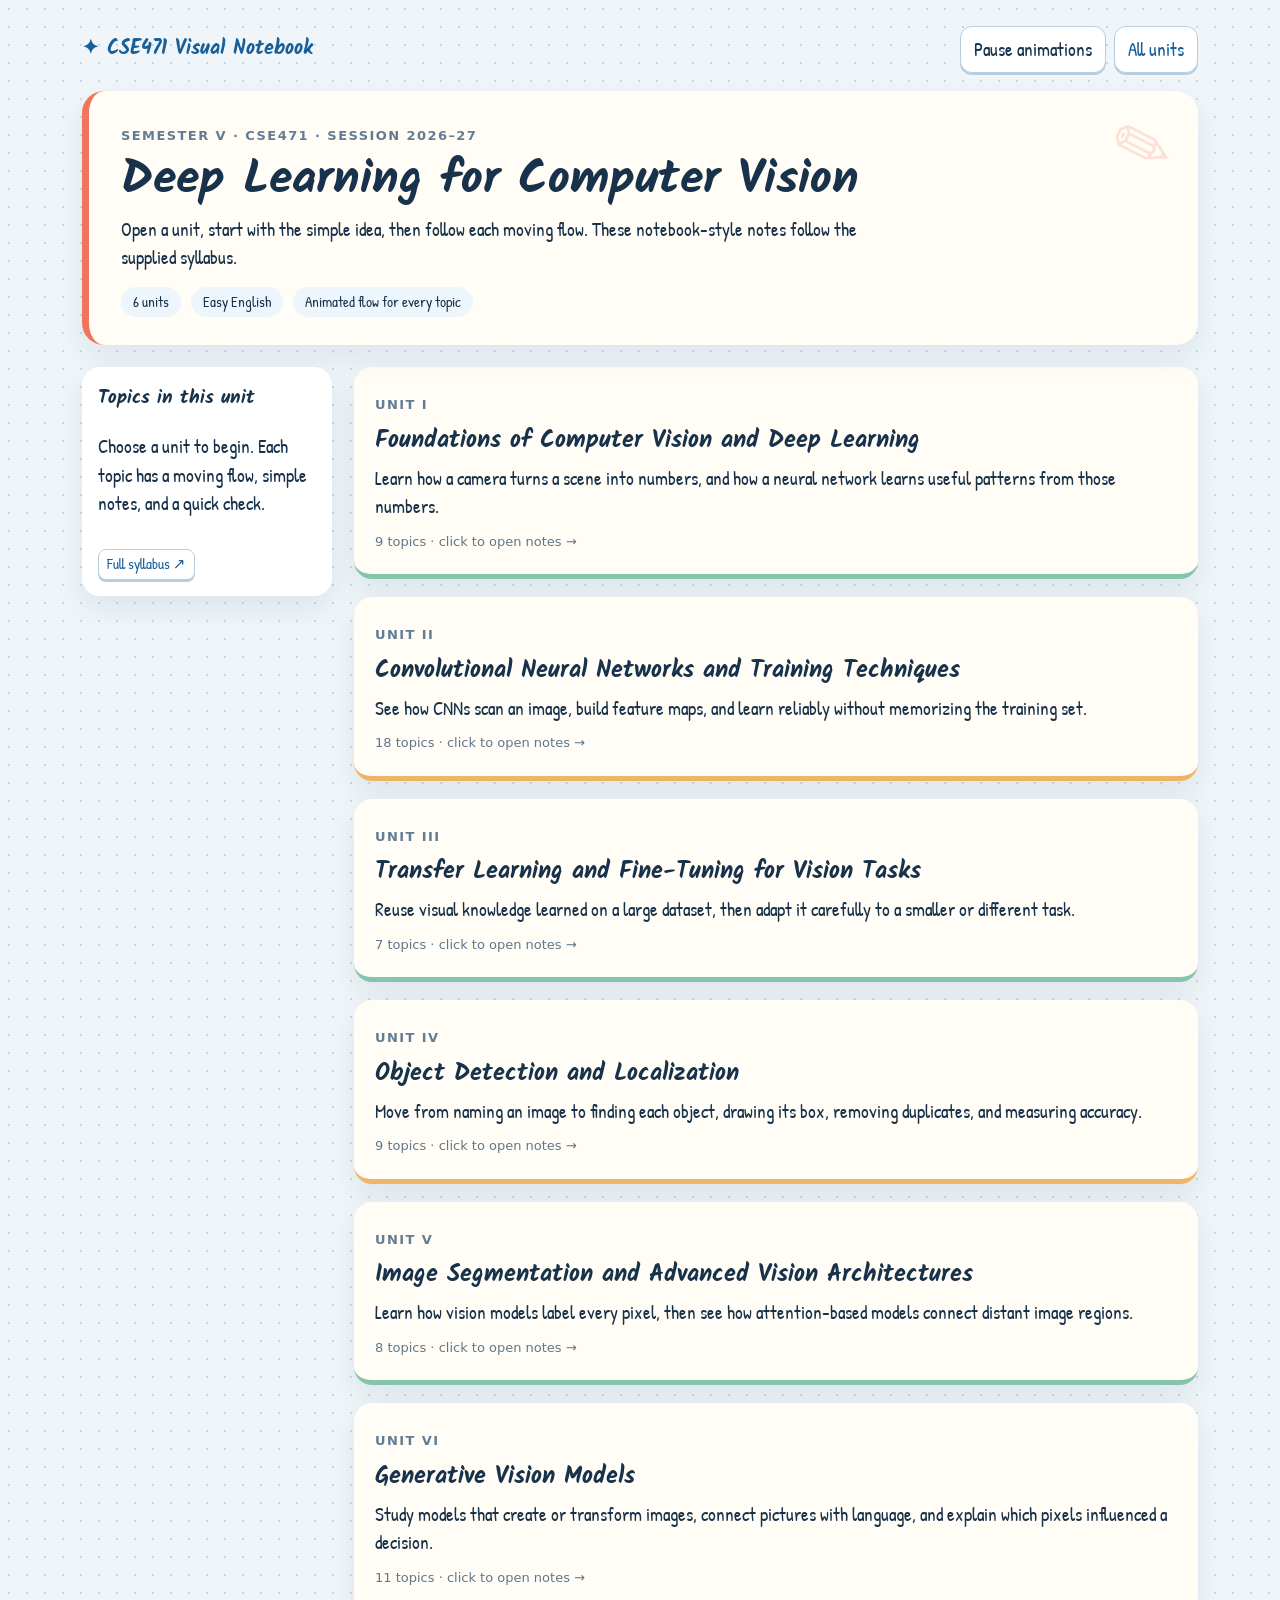
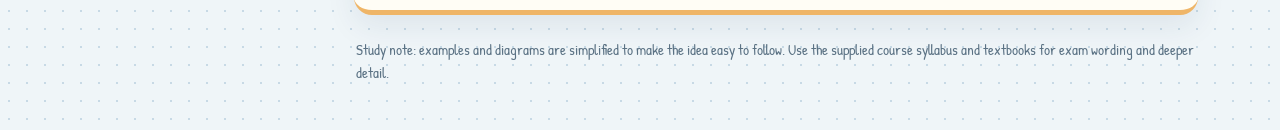
<file: 5th sem/computer vision cse471/index.html>
﻿<!doctype html>
<html lang="en">
<head>
<meta charset="utf-8"><meta name="viewport" content="width=device-width, initial-scale=1">
<meta name="theme-color" content="#eff5f8"><link rel="stylesheet" href="assets/notes.css">
</head>
<body >
<div class="wrap">
<header class="topbar"><a class="brand" href="index.html">✦ CSE471 Visual Notebook</a><div class="controls"><button class="btn" id="motionBtn" type="button">Pause animations</button><a class="btn" href="index.html">All units</a></div></header>
<section class="hero" id="hero"></section>
<div class="layout"><aside class="side"><h2>Topics in this unit</h2><nav id="topicNav"></nav><a class="unit-link" href="README.md">Full syllabus ↗</a></aside>
<main><section class="cards" id="cards"></section><p class="footer">Study note: examples and diagrams are simplified to make the idea easy to follow. Use the supplied course syllabus and textbooks for exam wording and deeper detail.</p></main></div>
</div><script src="assets/notes.js"></script>
</body></html>
</file>
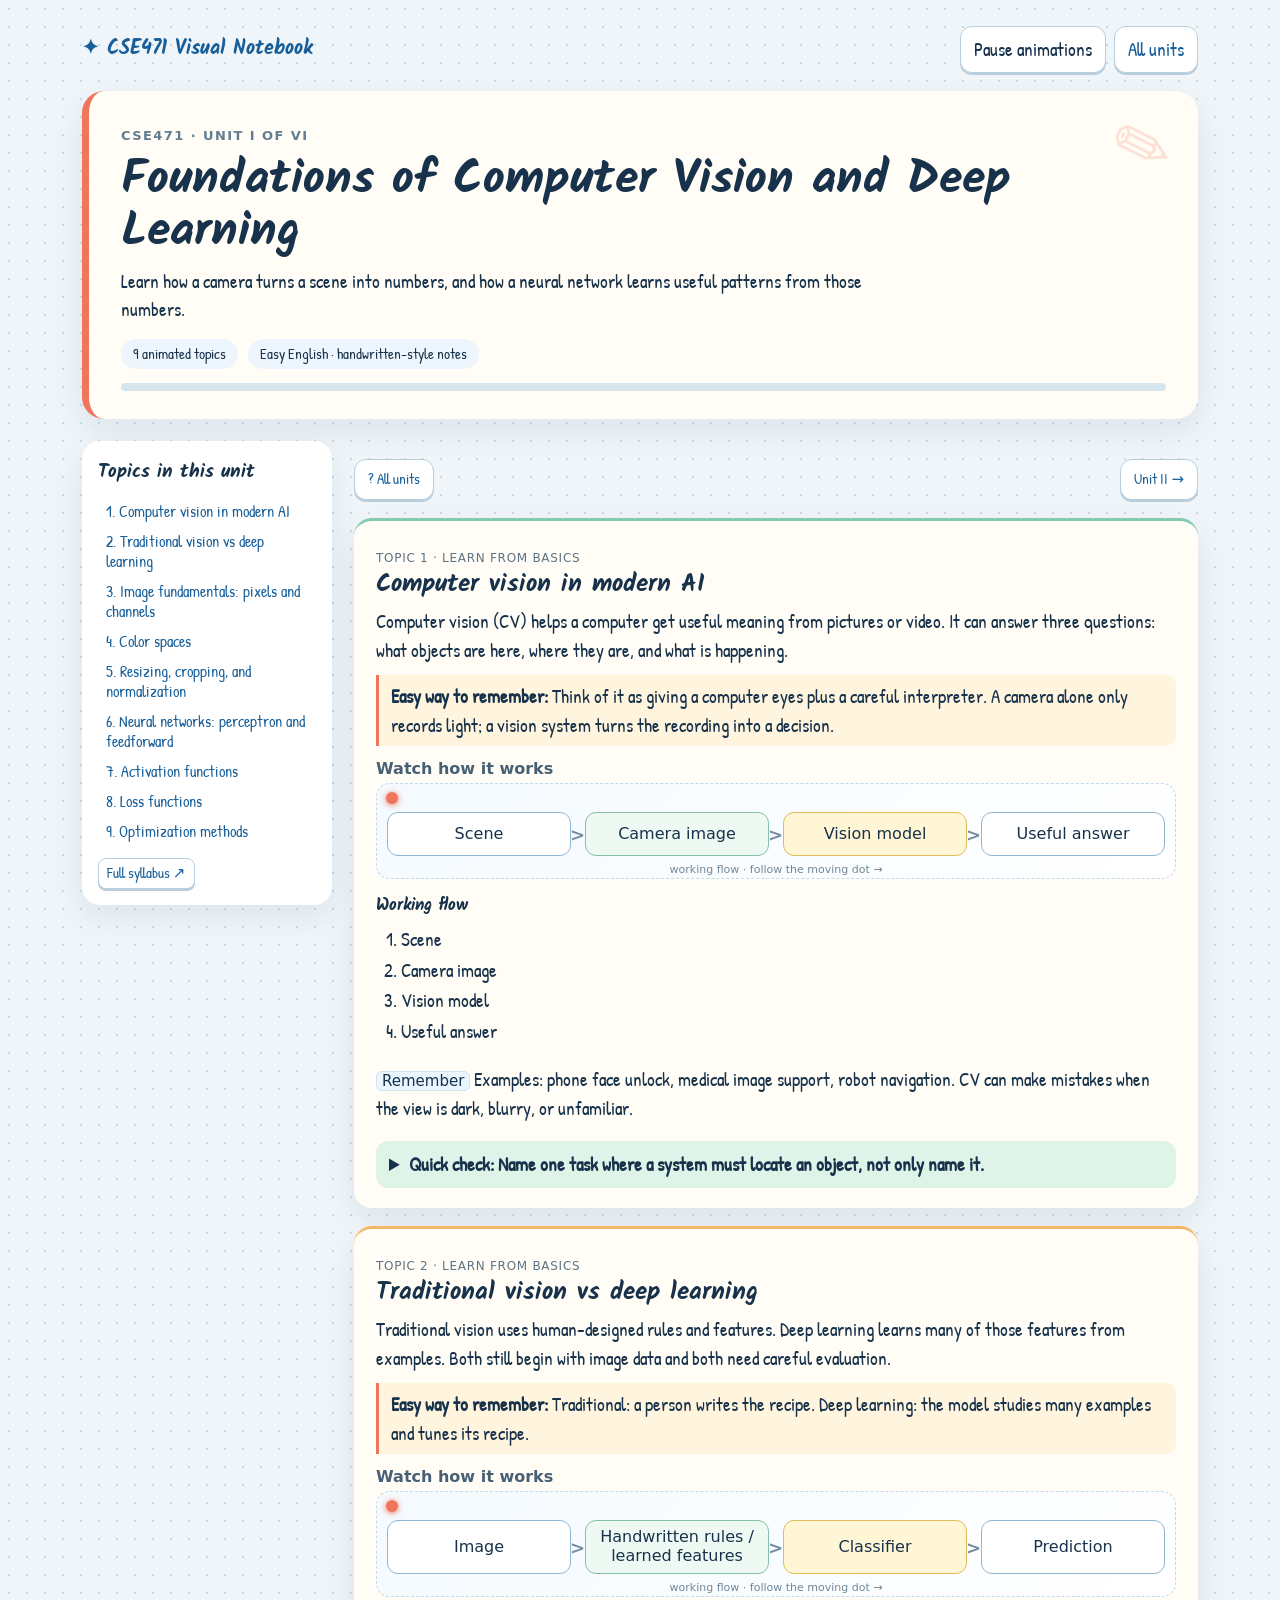
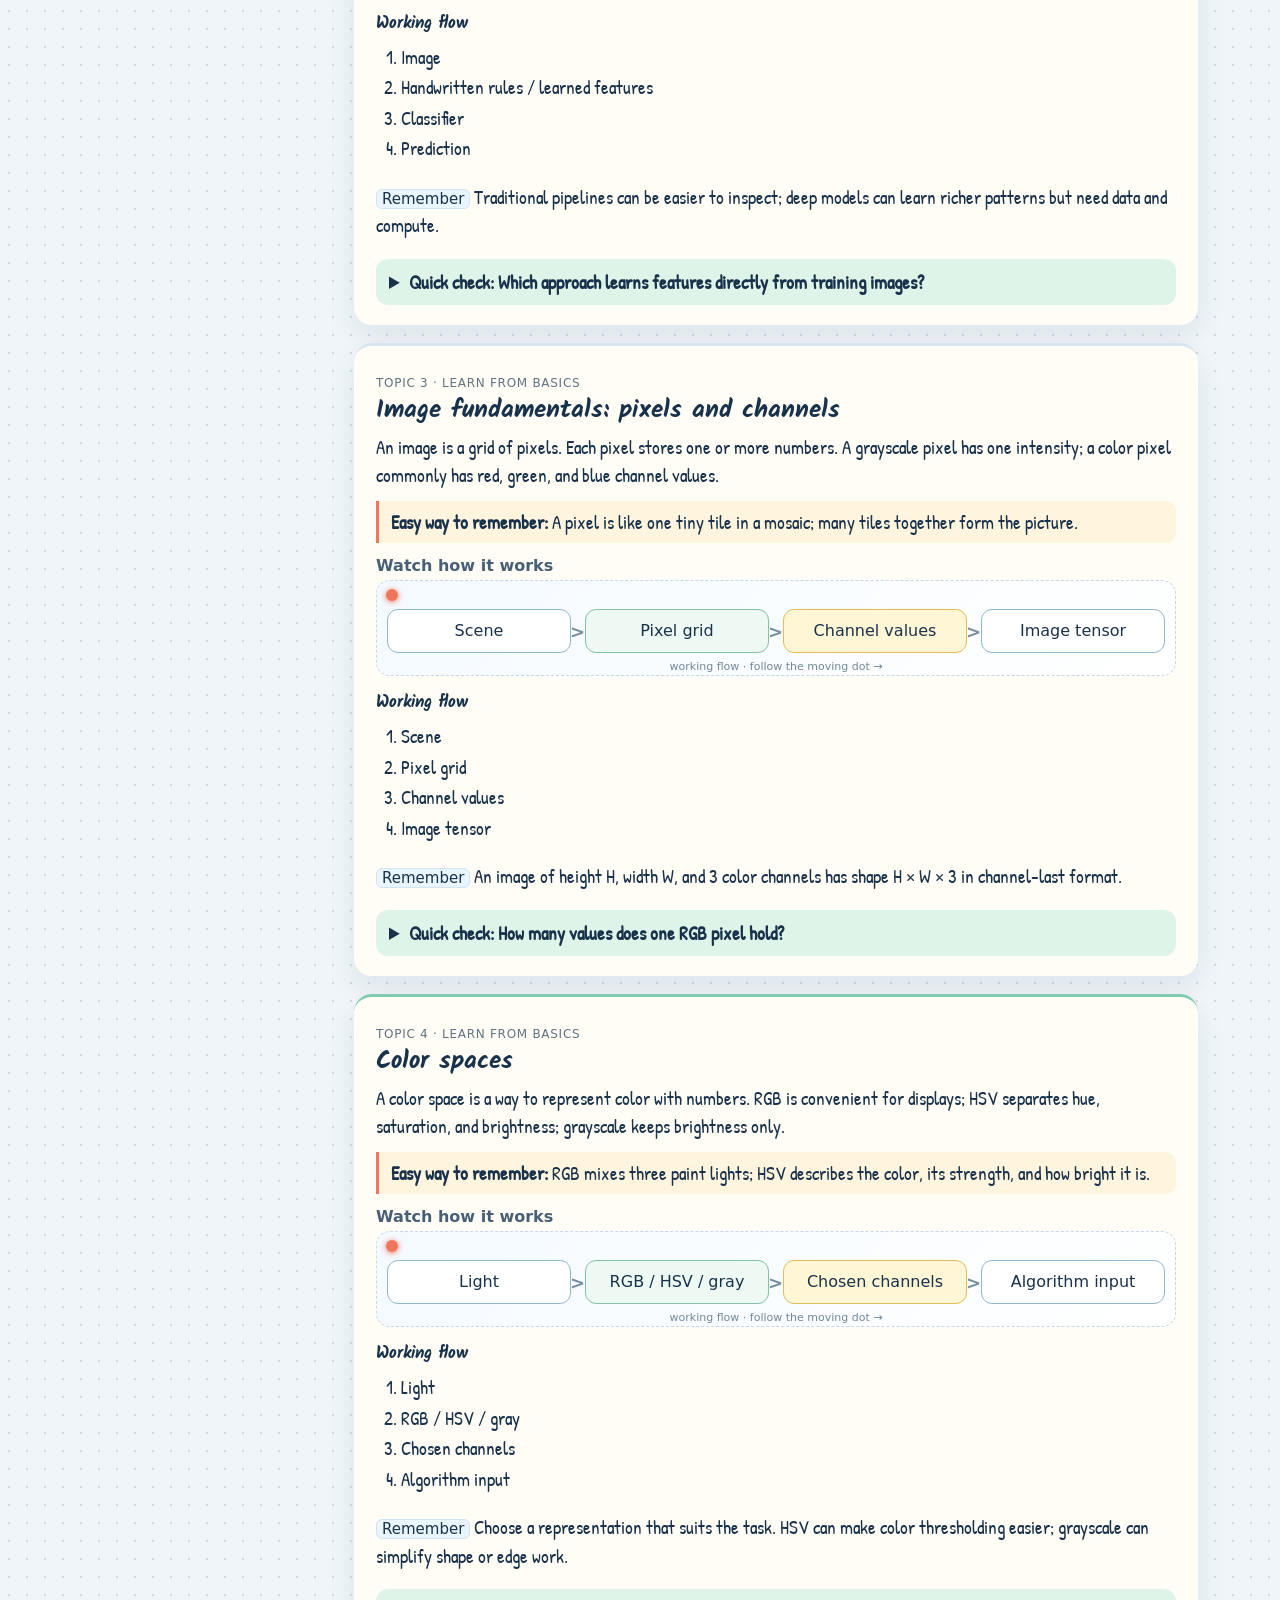
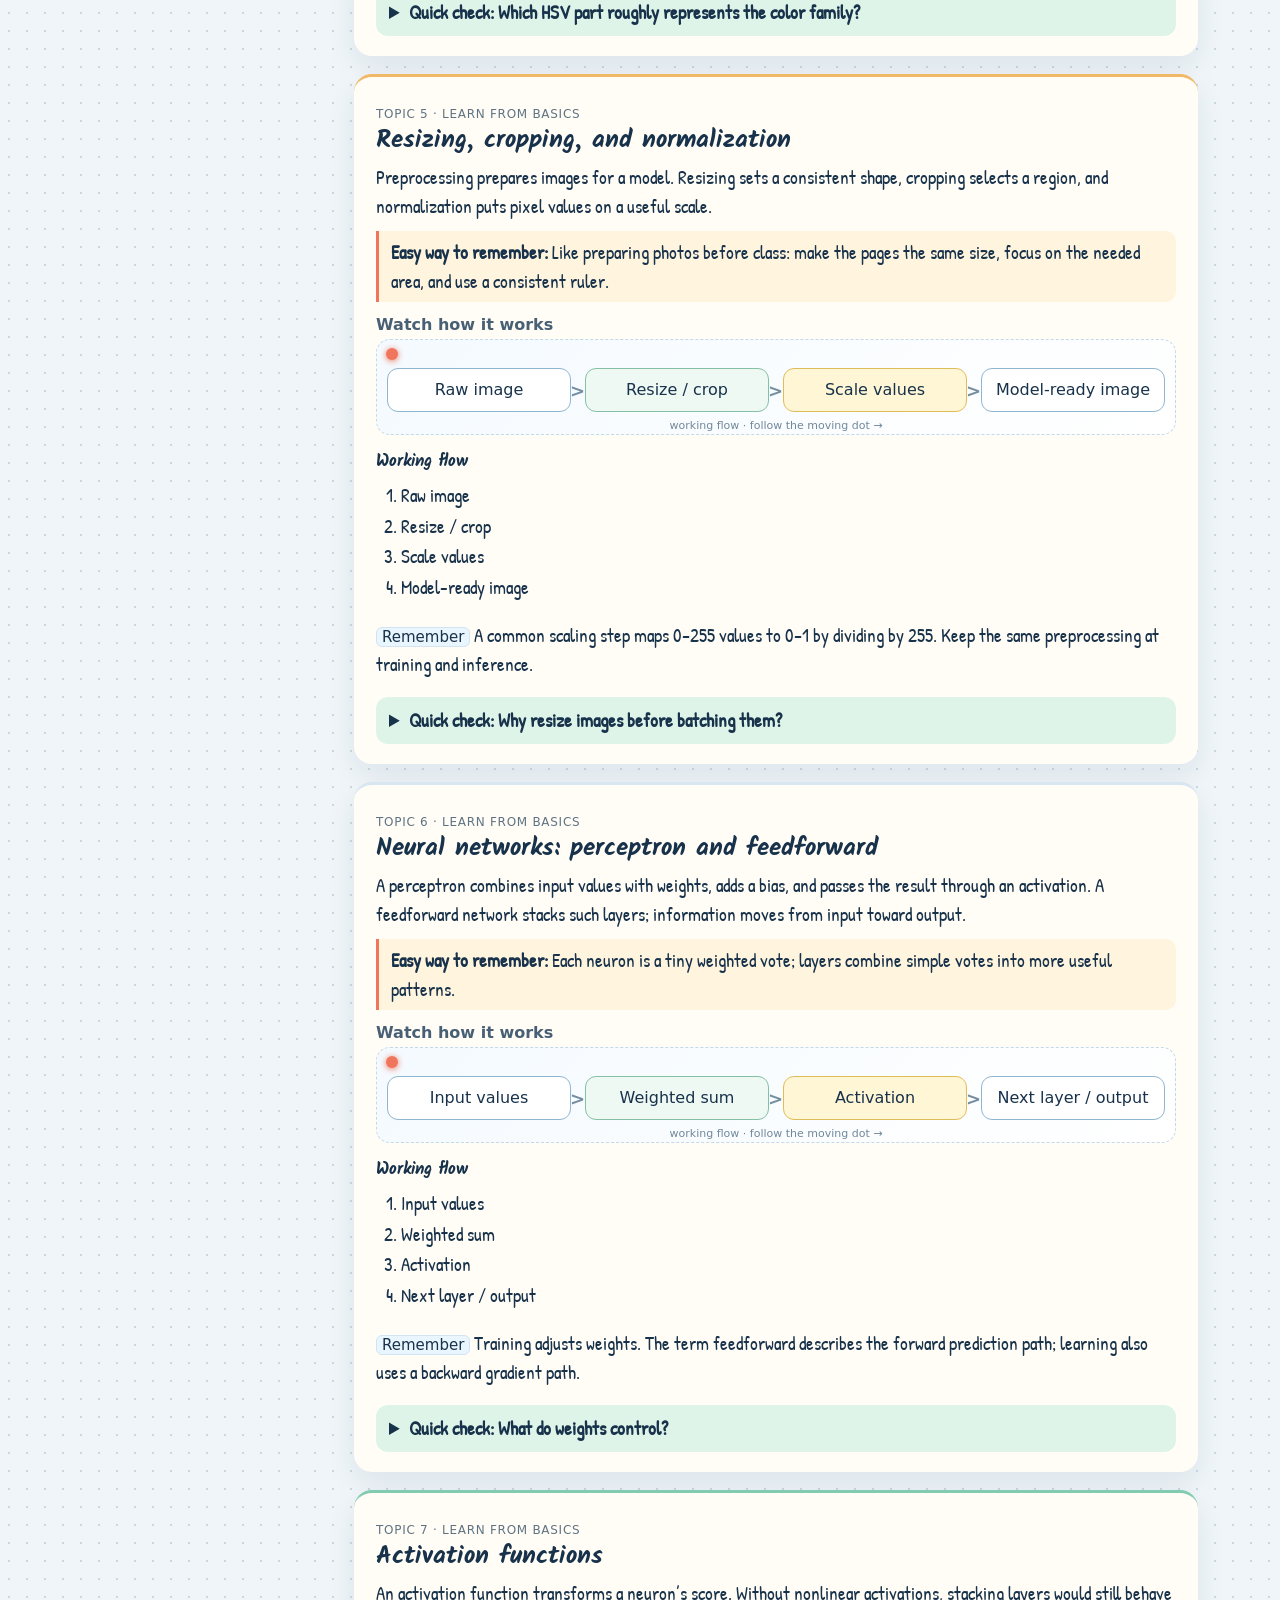
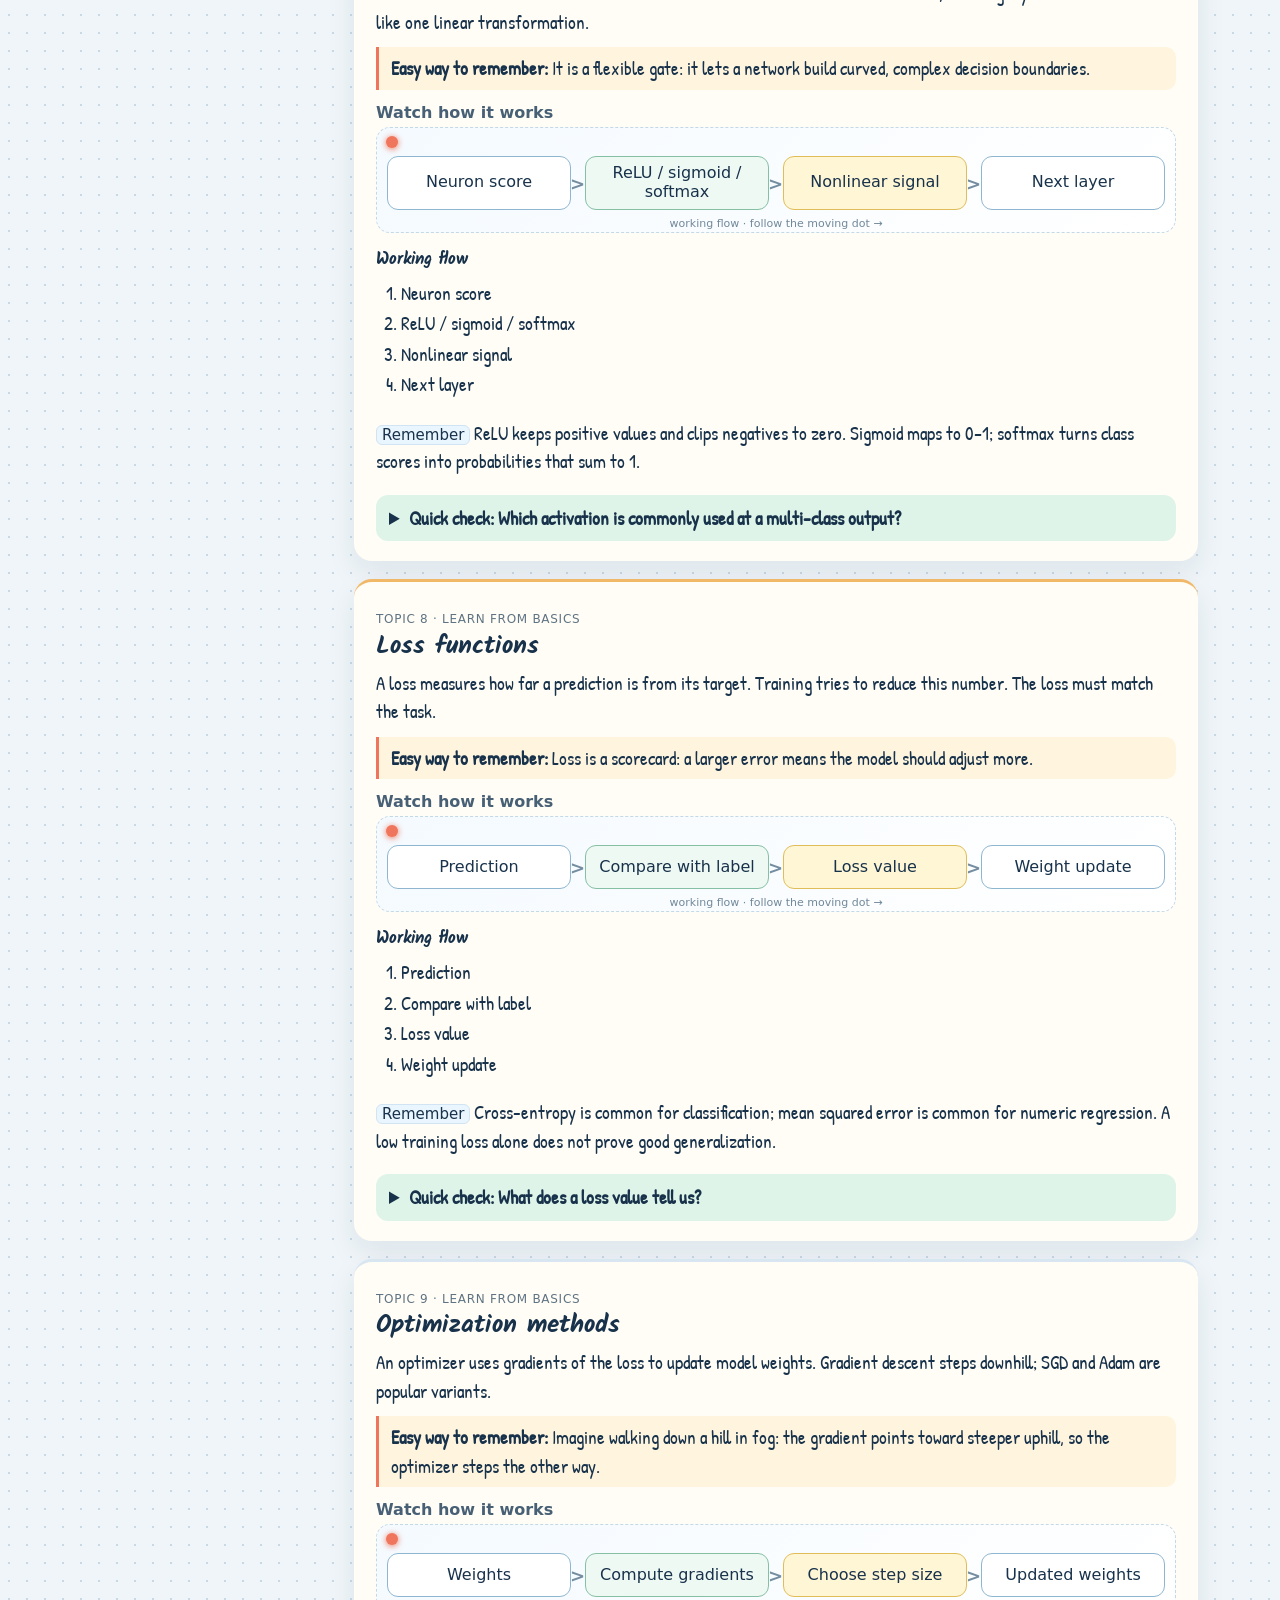
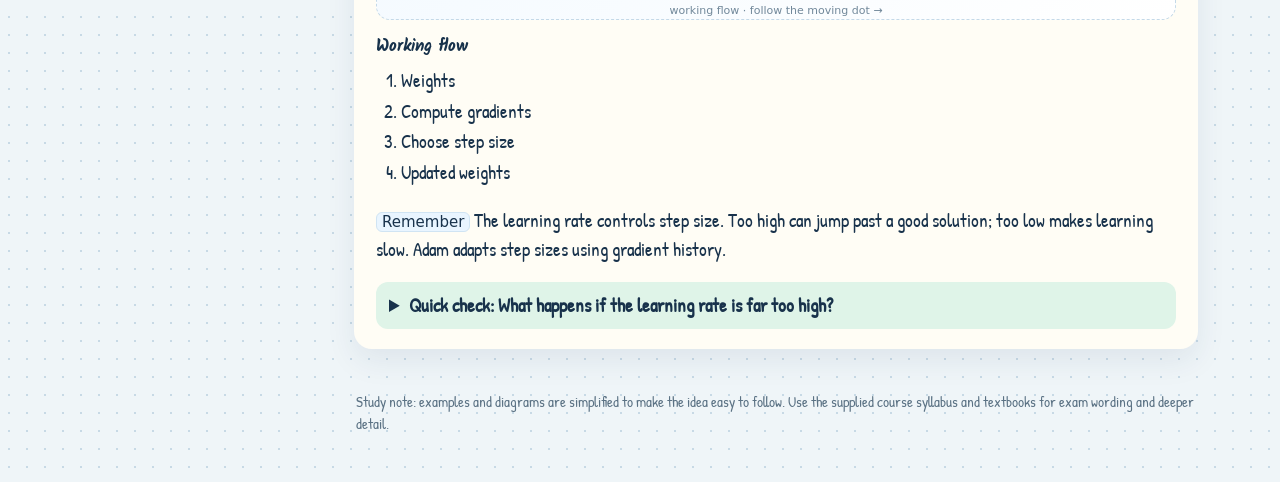
<file: 5th sem/computer vision cse471/Unit I - Foundations of Computer Vision and Deep Learning/visual-notes.html>
﻿<!doctype html>
<html lang="en">
<head>
<meta charset="utf-8"><meta name="viewport" content="width=device-width, initial-scale=1">
<meta name="theme-color" content="#eff5f8"><link rel="stylesheet" href="../assets/notes.css">
</head>
<body data-unit="0">
<div class="wrap">
<header class="topbar"><a class="brand" href="../index.html">✦ CSE471 Visual Notebook</a><div class="controls"><button class="btn" id="motionBtn" type="button">Pause animations</button><a class="btn" href="../index.html">All units</a></div></header>
<section class="hero" id="hero"></section>
<div class="layout"><aside class="side"><h2>Topics in this unit</h2><nav id="topicNav"></nav><a class="unit-link" href="../README.md">Full syllabus ↗</a></aside>
<main><div class="unitnav" id="unitNav"></div><section class="cards" id="cards"></section><div class="unitnav" id="unitNavBottom"></div><p class="footer">Study note: examples and diagrams are simplified to make the idea easy to follow. Use the supplied course syllabus and textbooks for exam wording and deeper detail.</p></main></div>
</div><script src="../assets/notes.js"></script>
</body></html>
</file>
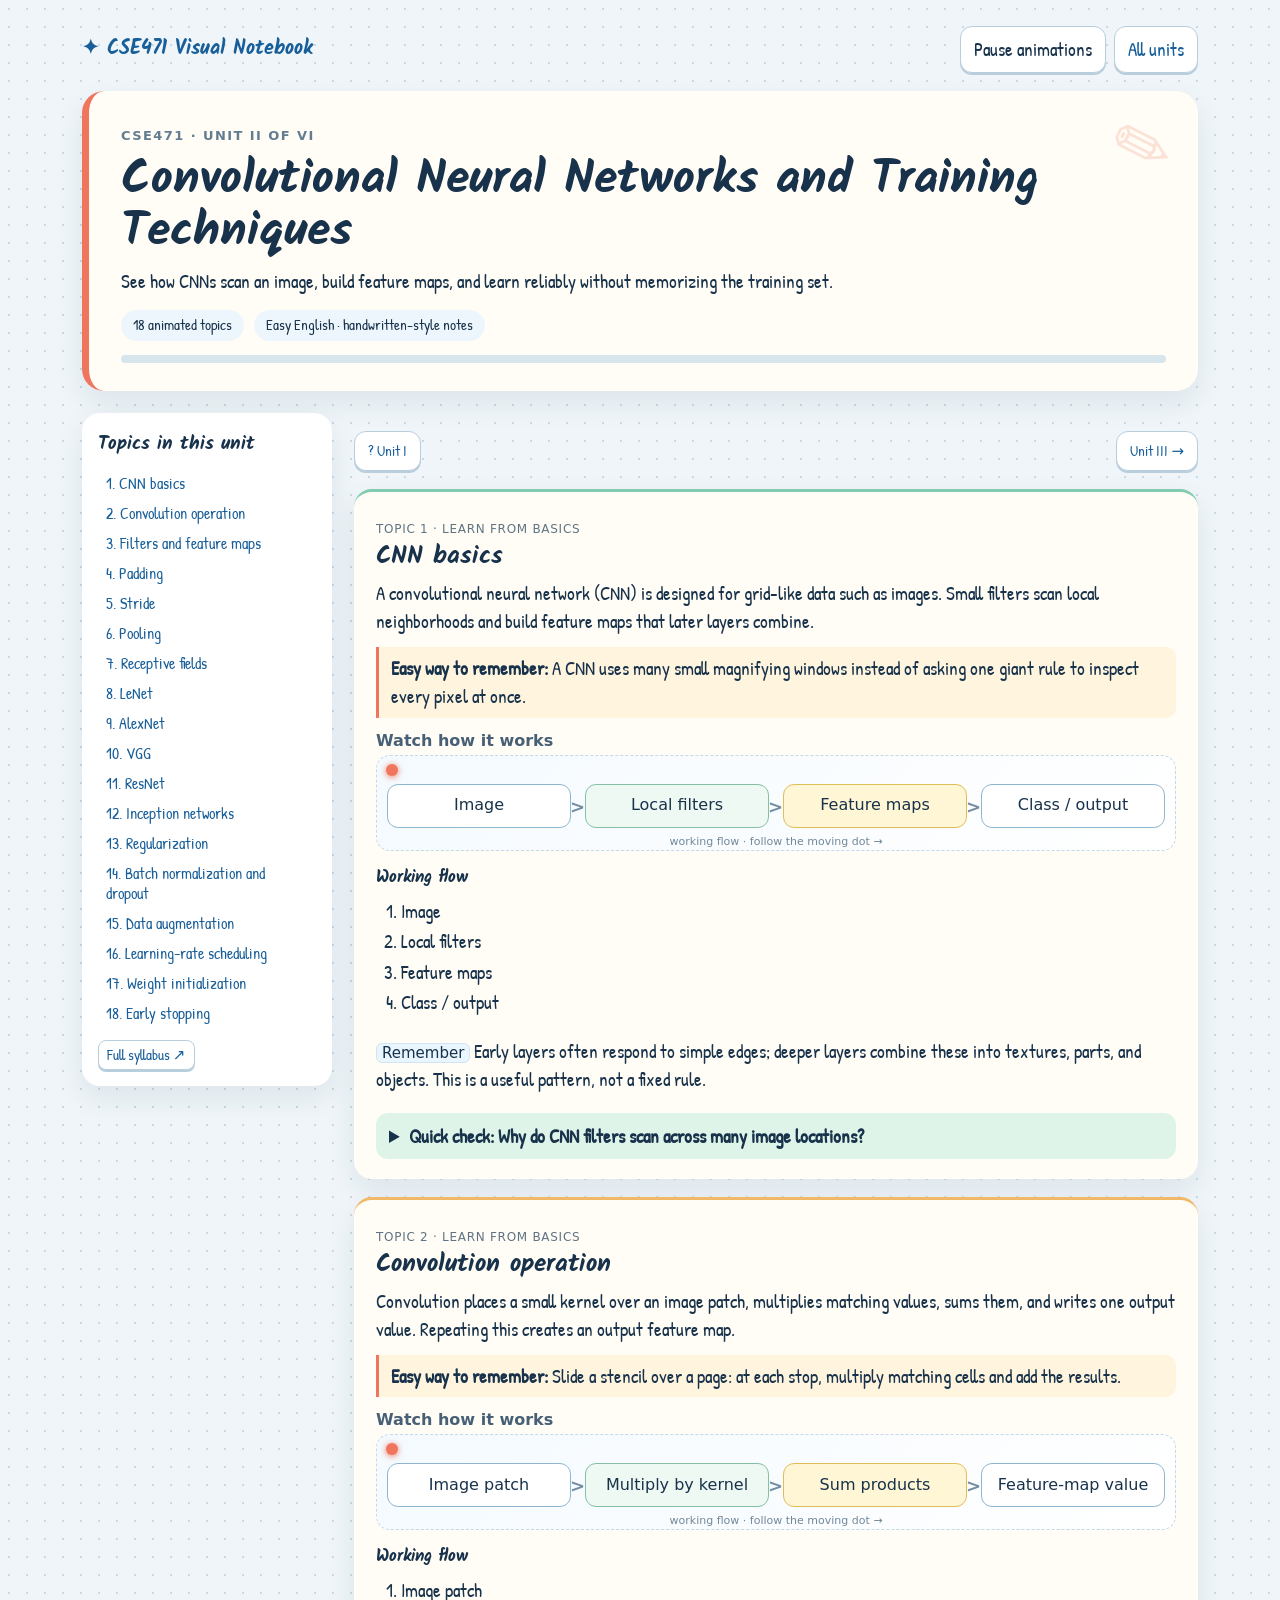
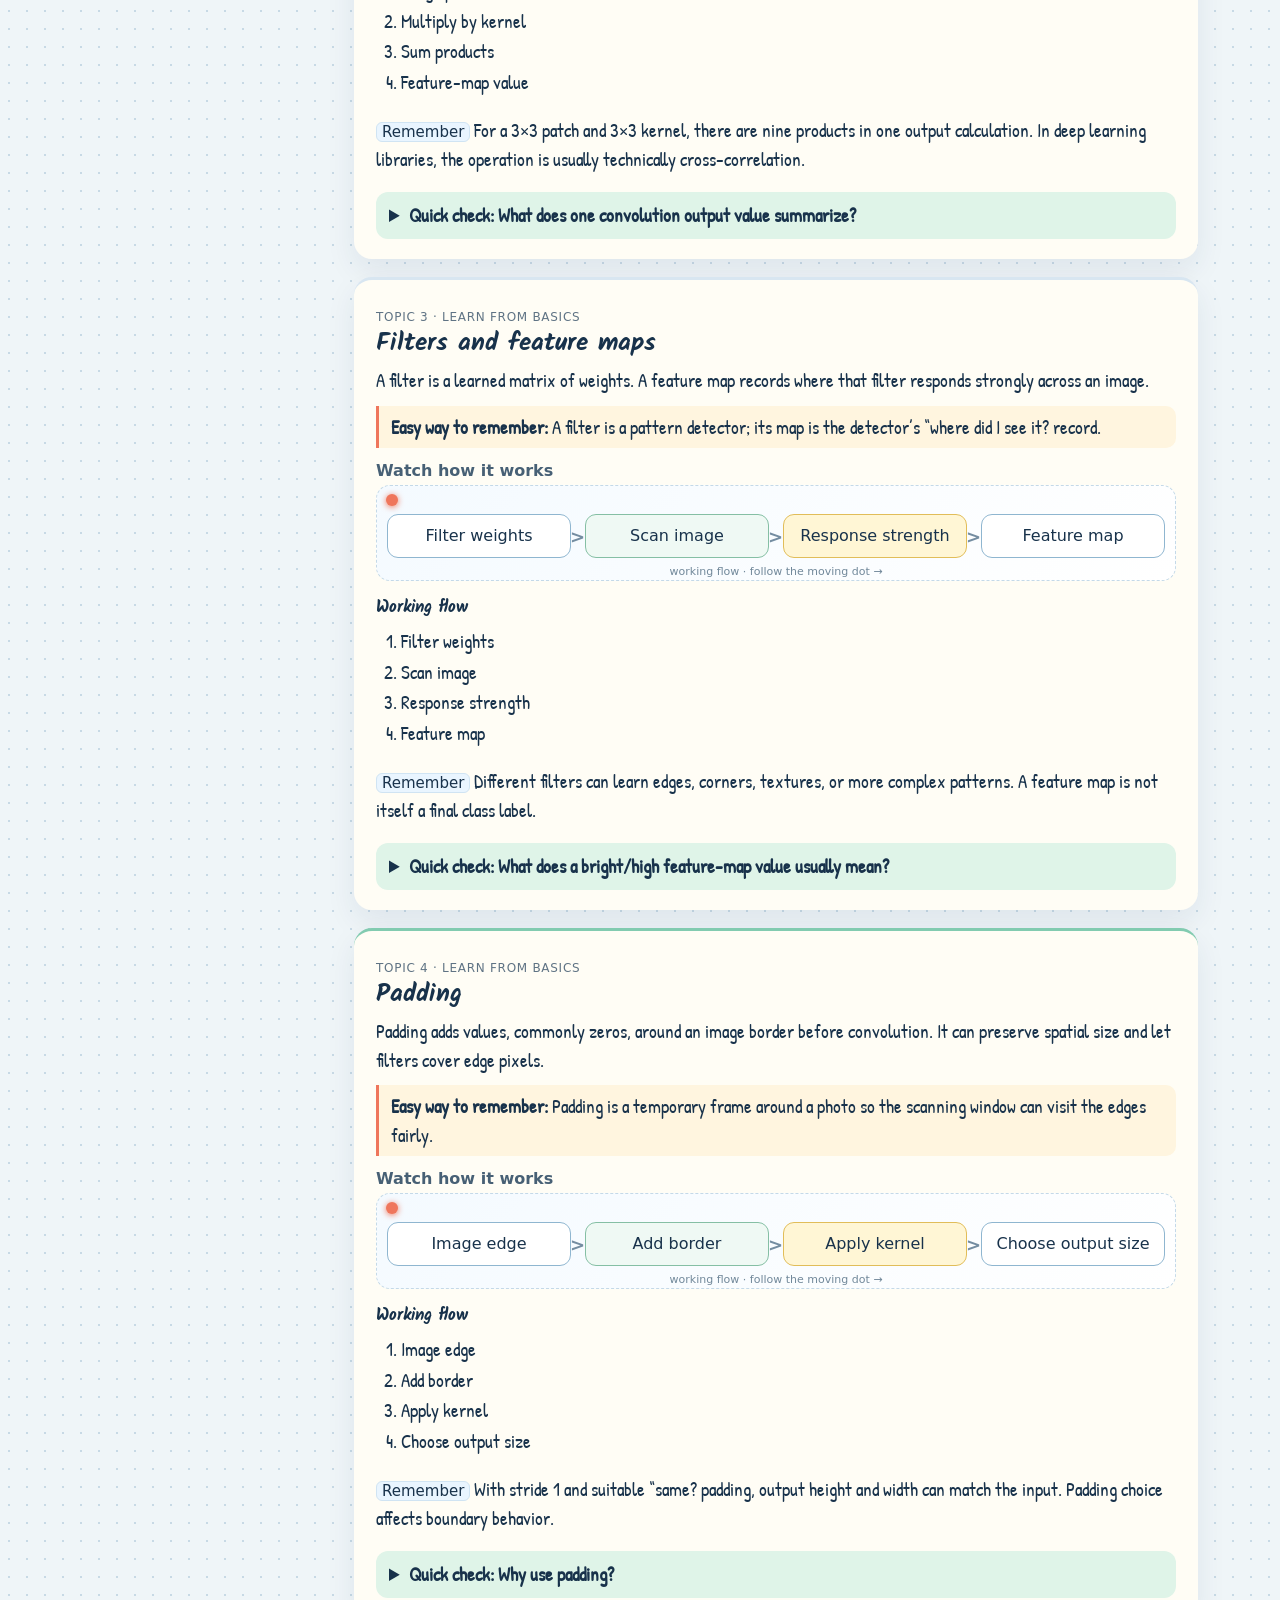
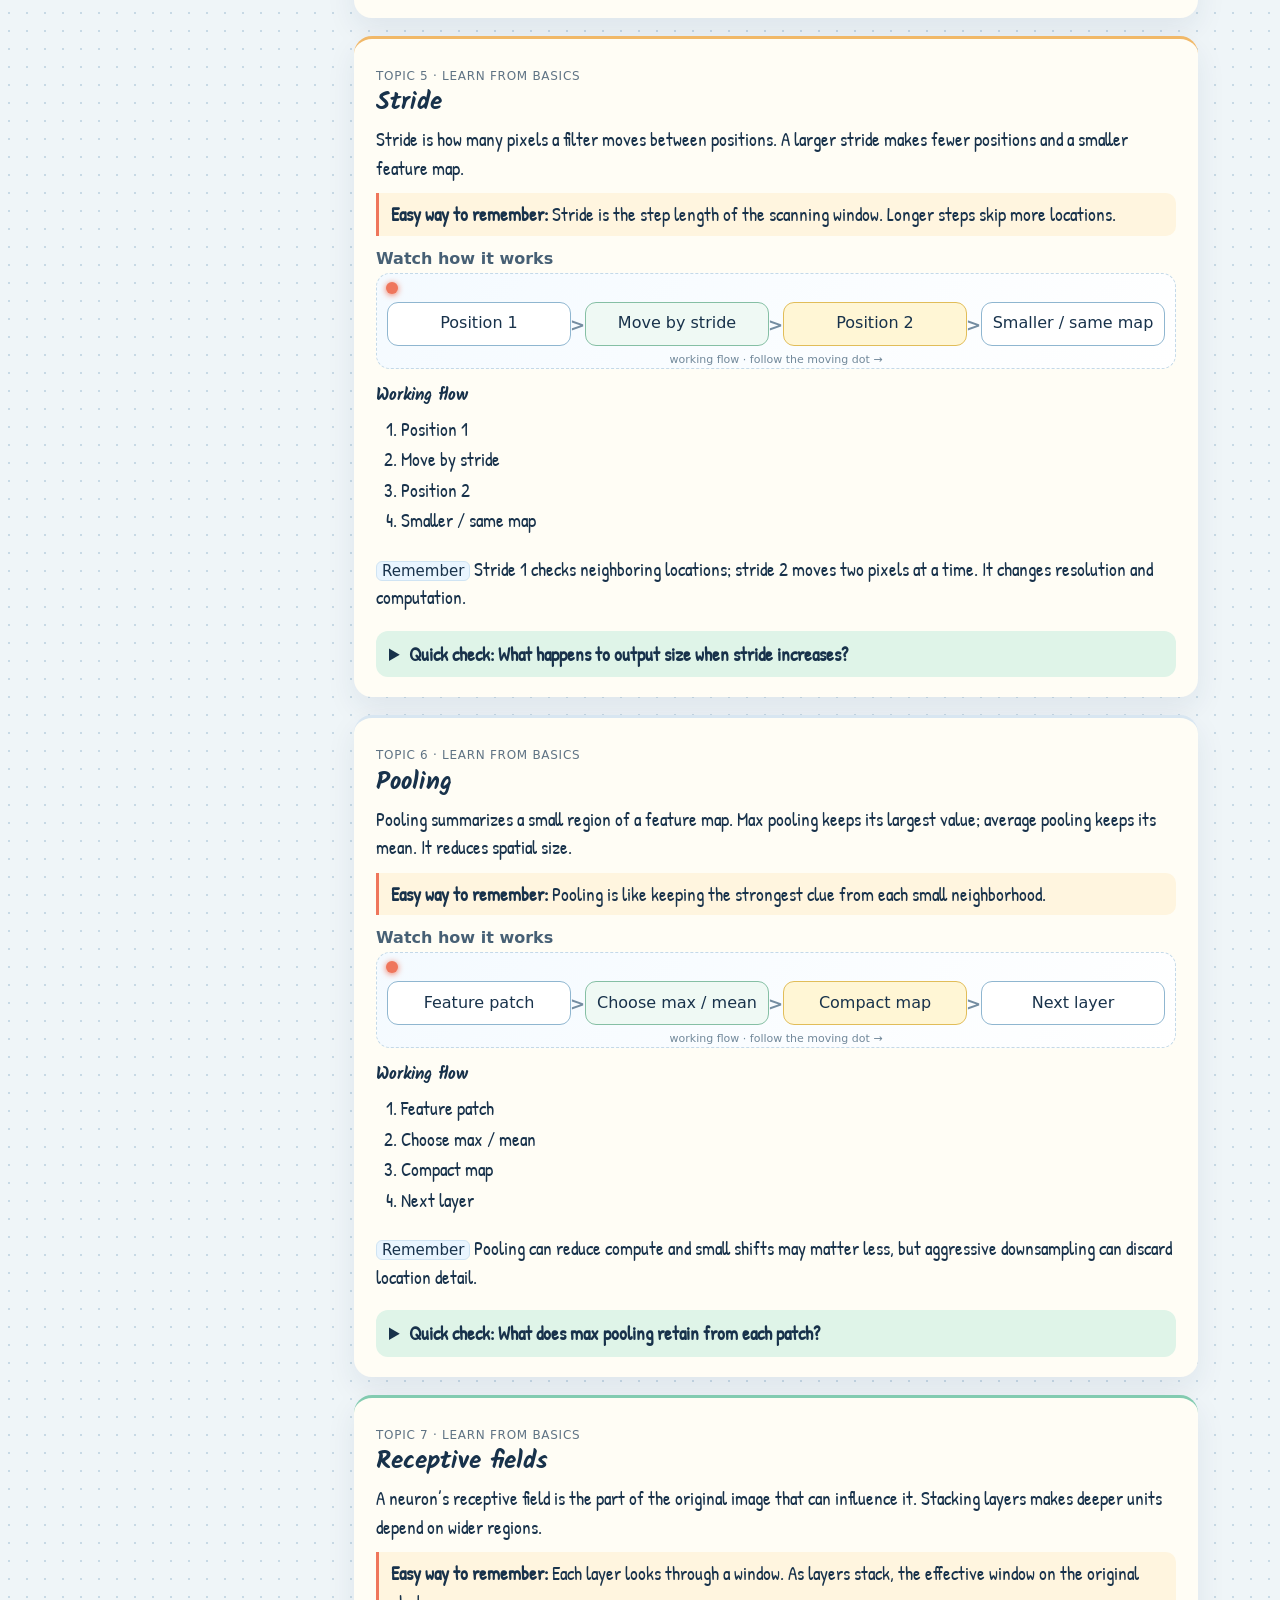
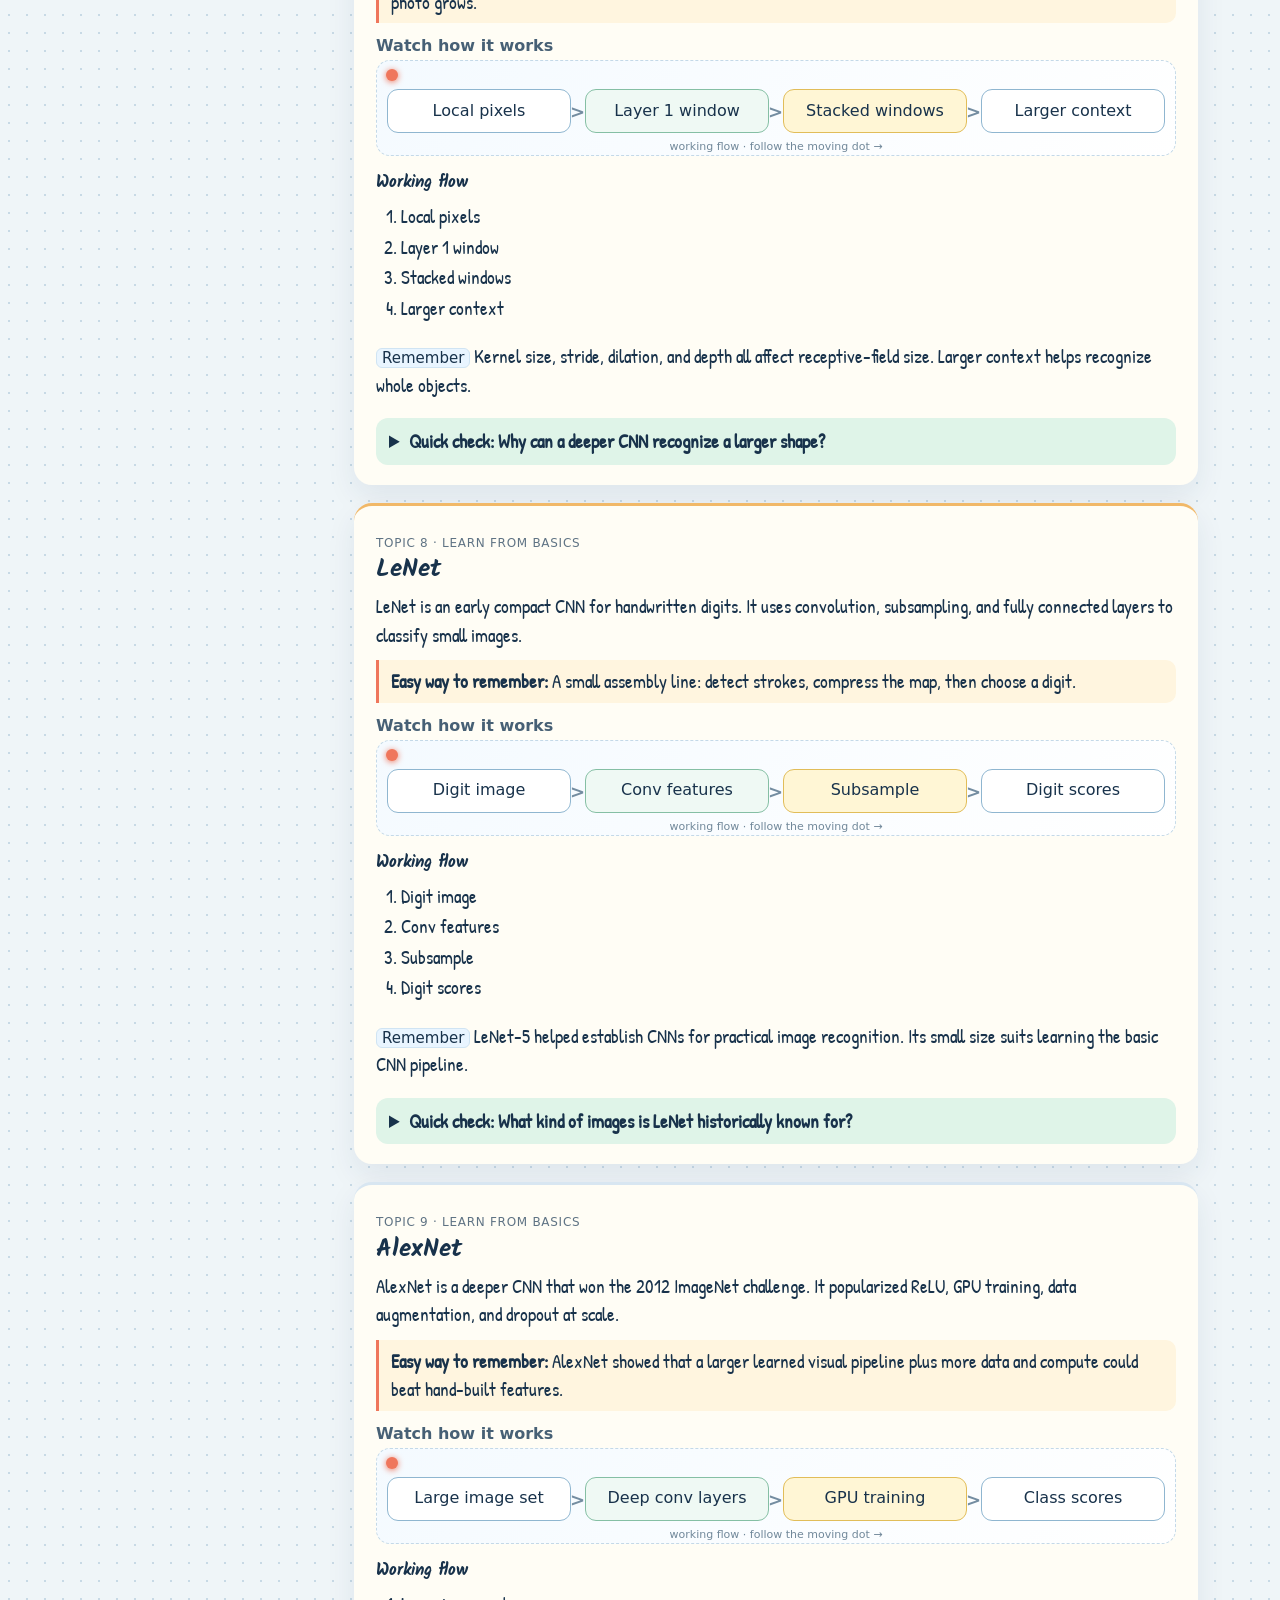
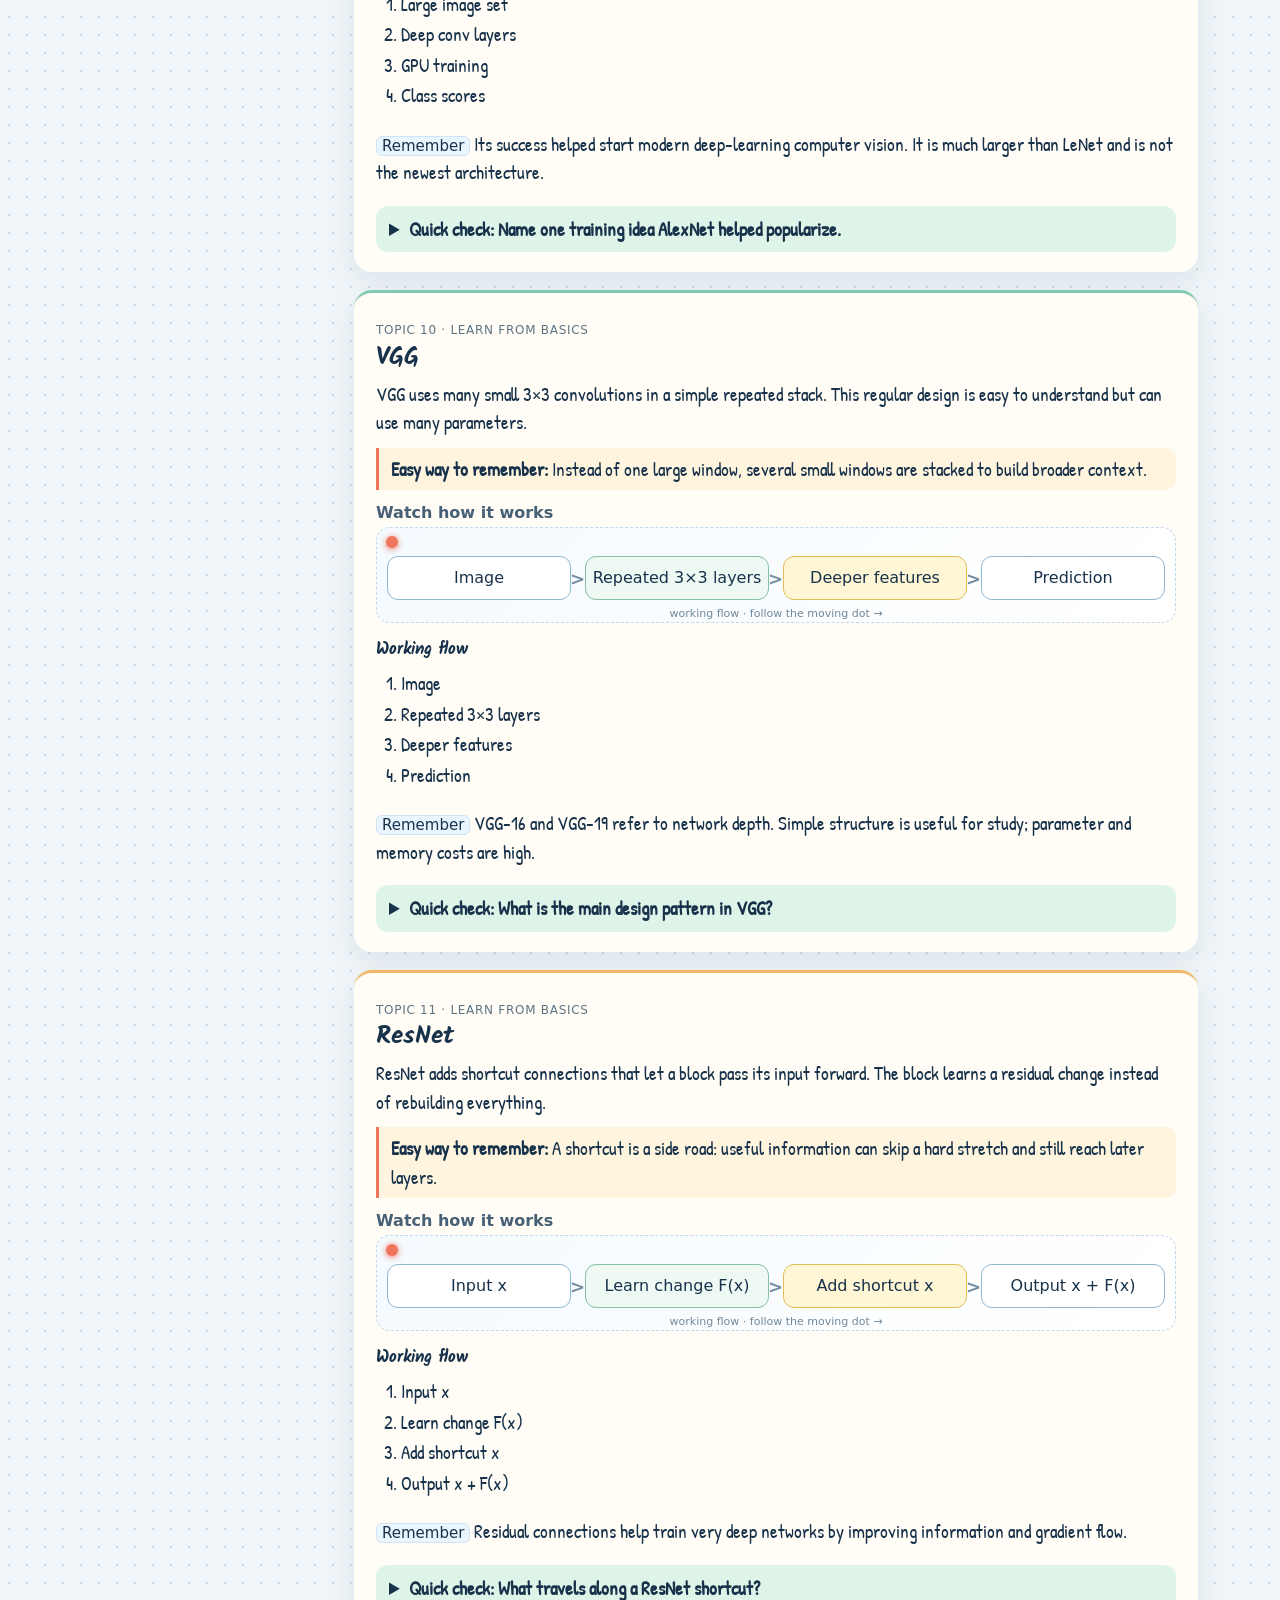
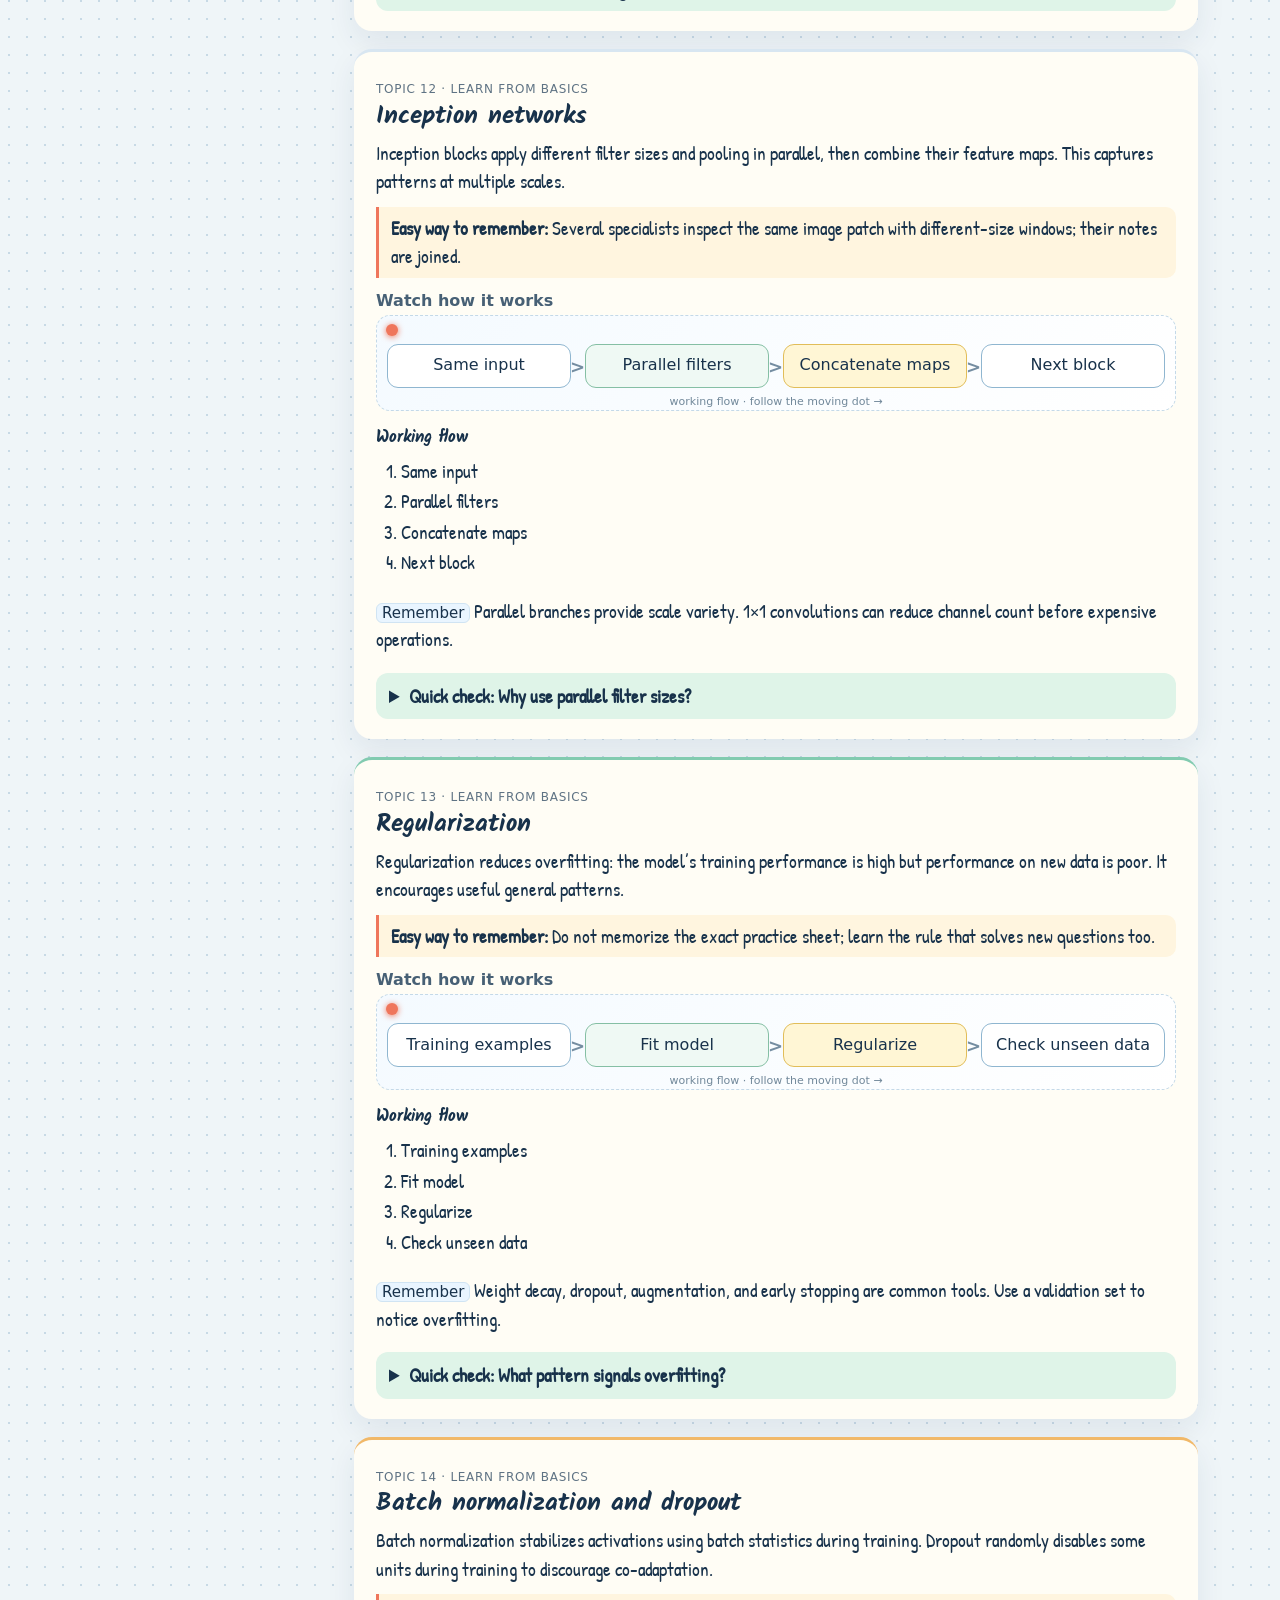
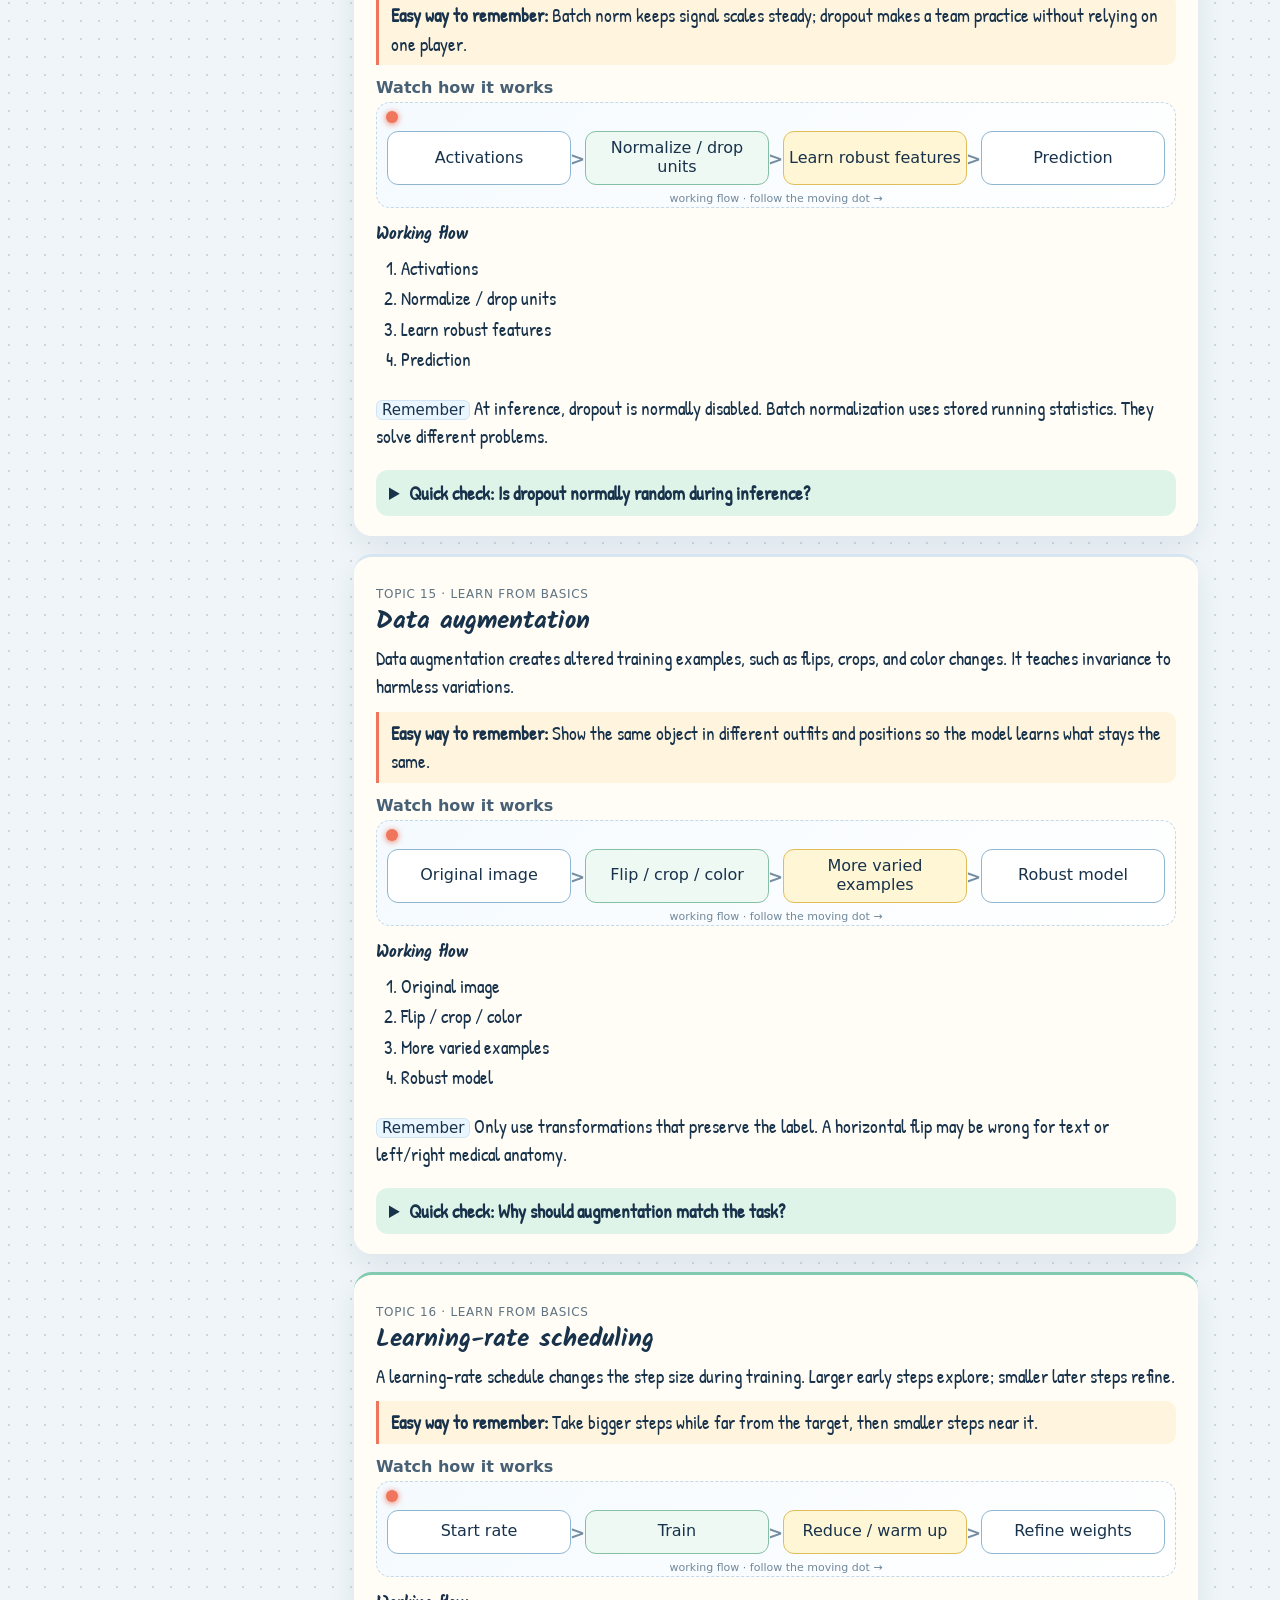
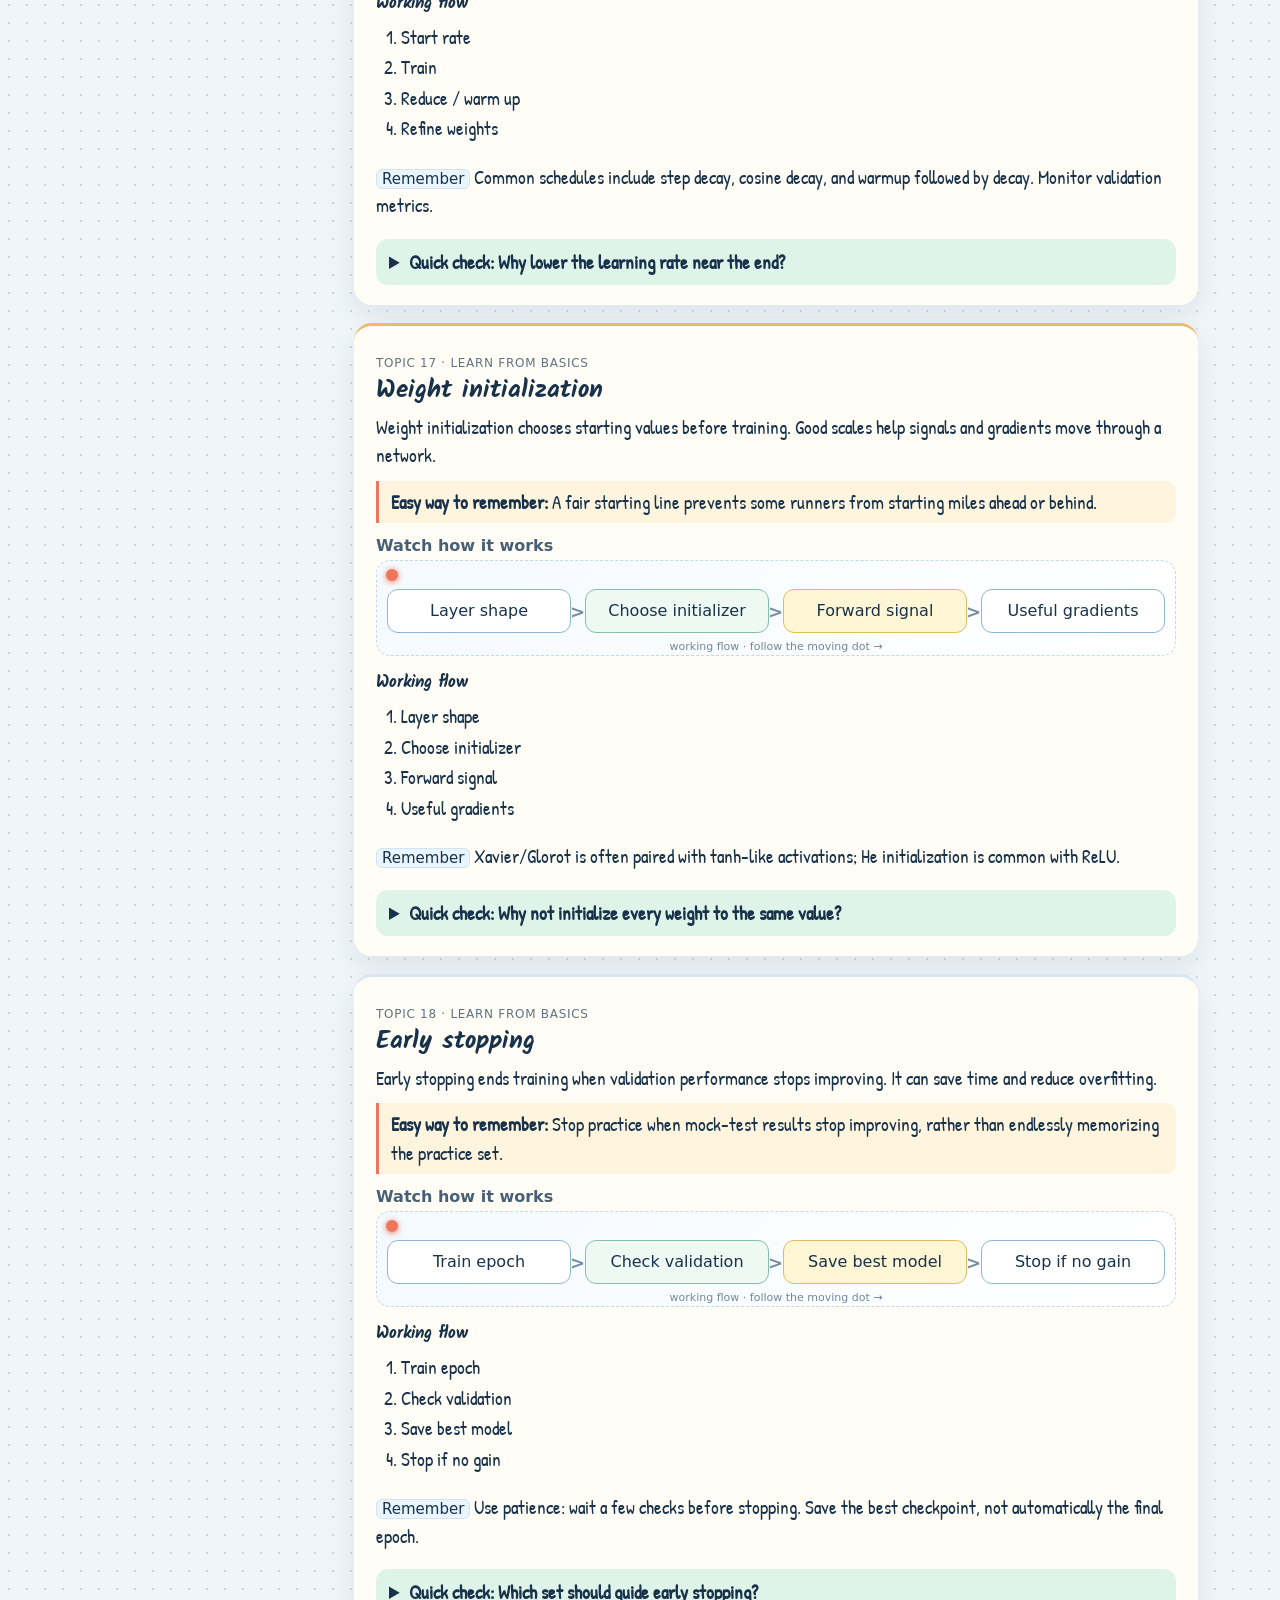
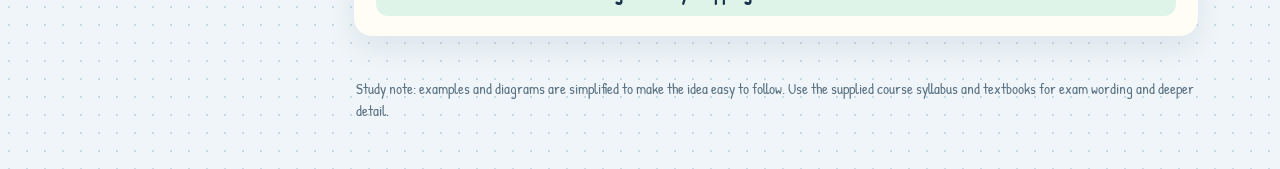
<file: 5th sem/computer vision cse471/Unit II - Convolutional Neural Networks and Training Techniques/visual-notes.html>
﻿<!doctype html>
<html lang="en">
<head>
<meta charset="utf-8"><meta name="viewport" content="width=device-width, initial-scale=1">
<meta name="theme-color" content="#eff5f8"><link rel="stylesheet" href="../assets/notes.css">
</head>
<body data-unit="1">
<div class="wrap">
<header class="topbar"><a class="brand" href="../index.html">✦ CSE471 Visual Notebook</a><div class="controls"><button class="btn" id="motionBtn" type="button">Pause animations</button><a class="btn" href="../index.html">All units</a></div></header>
<section class="hero" id="hero"></section>
<div class="layout"><aside class="side"><h2>Topics in this unit</h2><nav id="topicNav"></nav><a class="unit-link" href="../README.md">Full syllabus ↗</a></aside>
<main><div class="unitnav" id="unitNav"></div><section class="cards" id="cards"></section><div class="unitnav" id="unitNavBottom"></div><p class="footer">Study note: examples and diagrams are simplified to make the idea easy to follow. Use the supplied course syllabus and textbooks for exam wording and deeper detail.</p></main></div>
</div><script src="../assets/notes.js"></script>
</body></html>
</file>
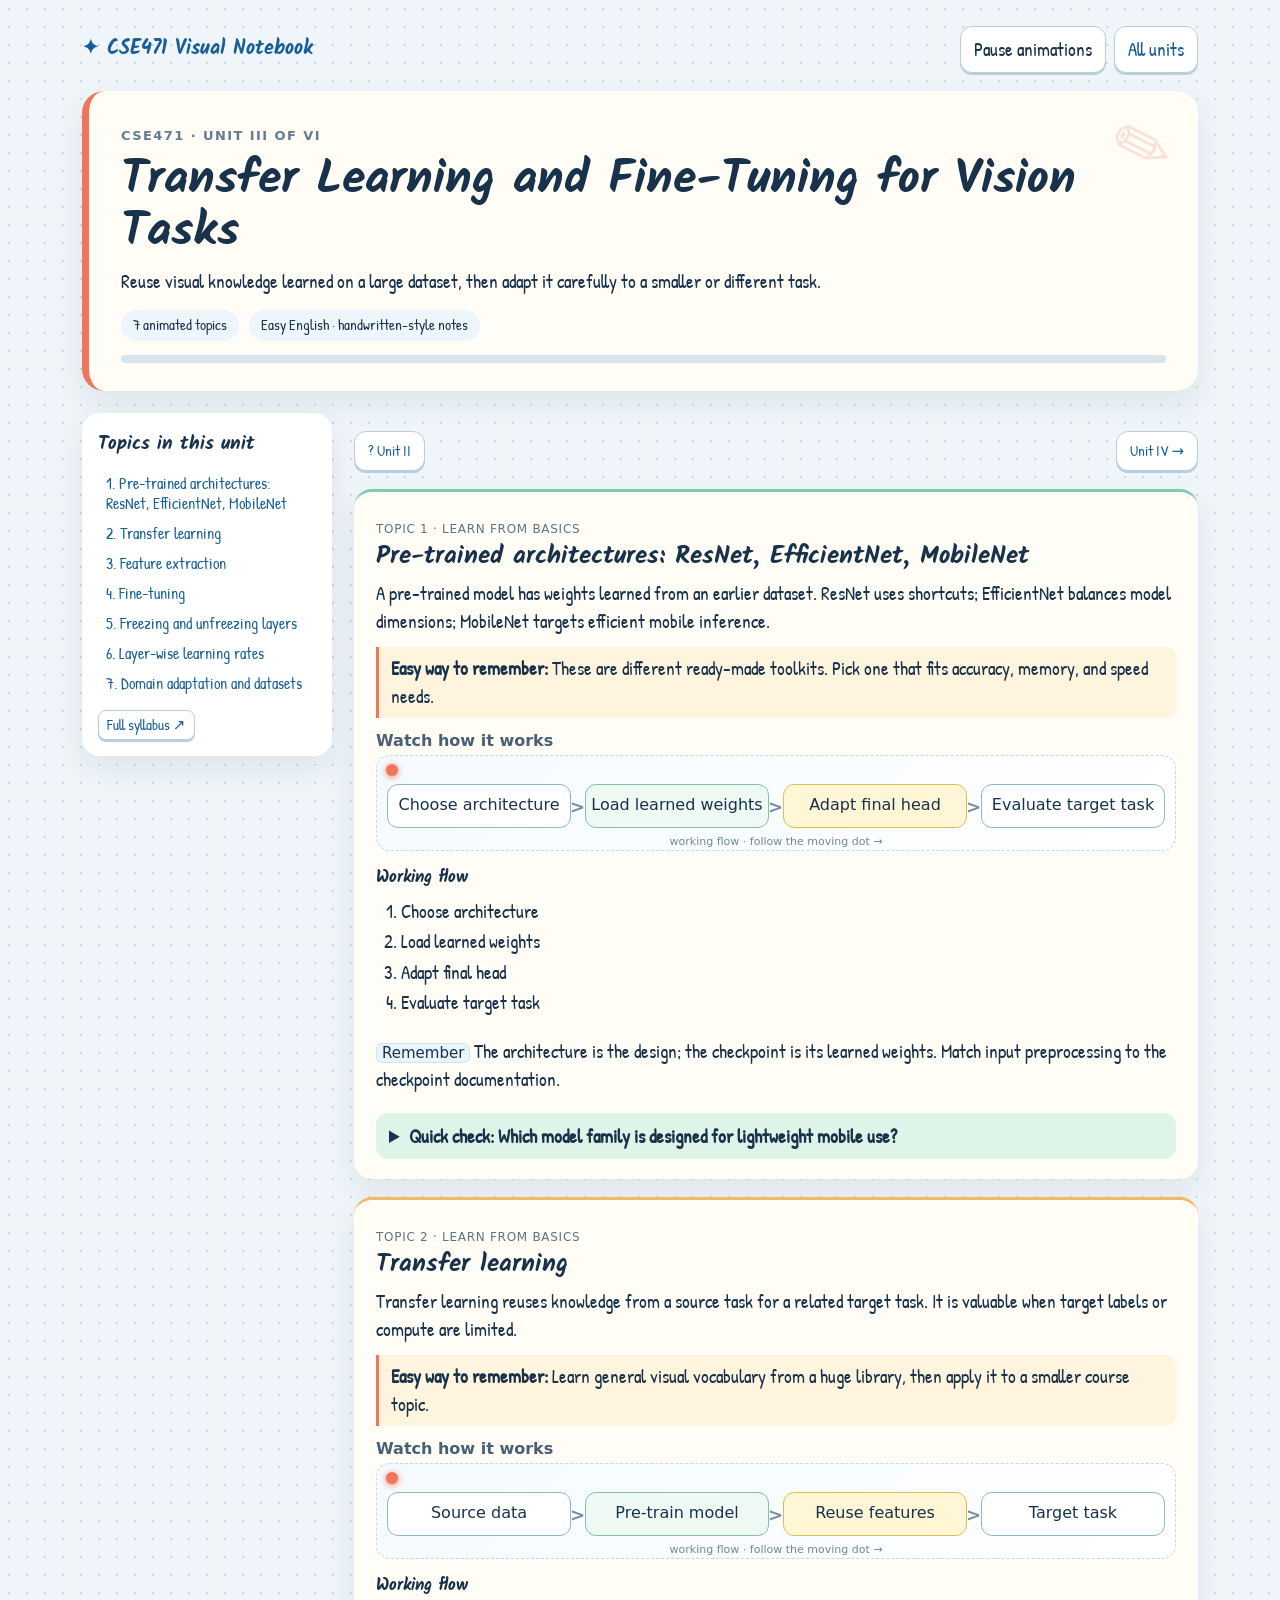
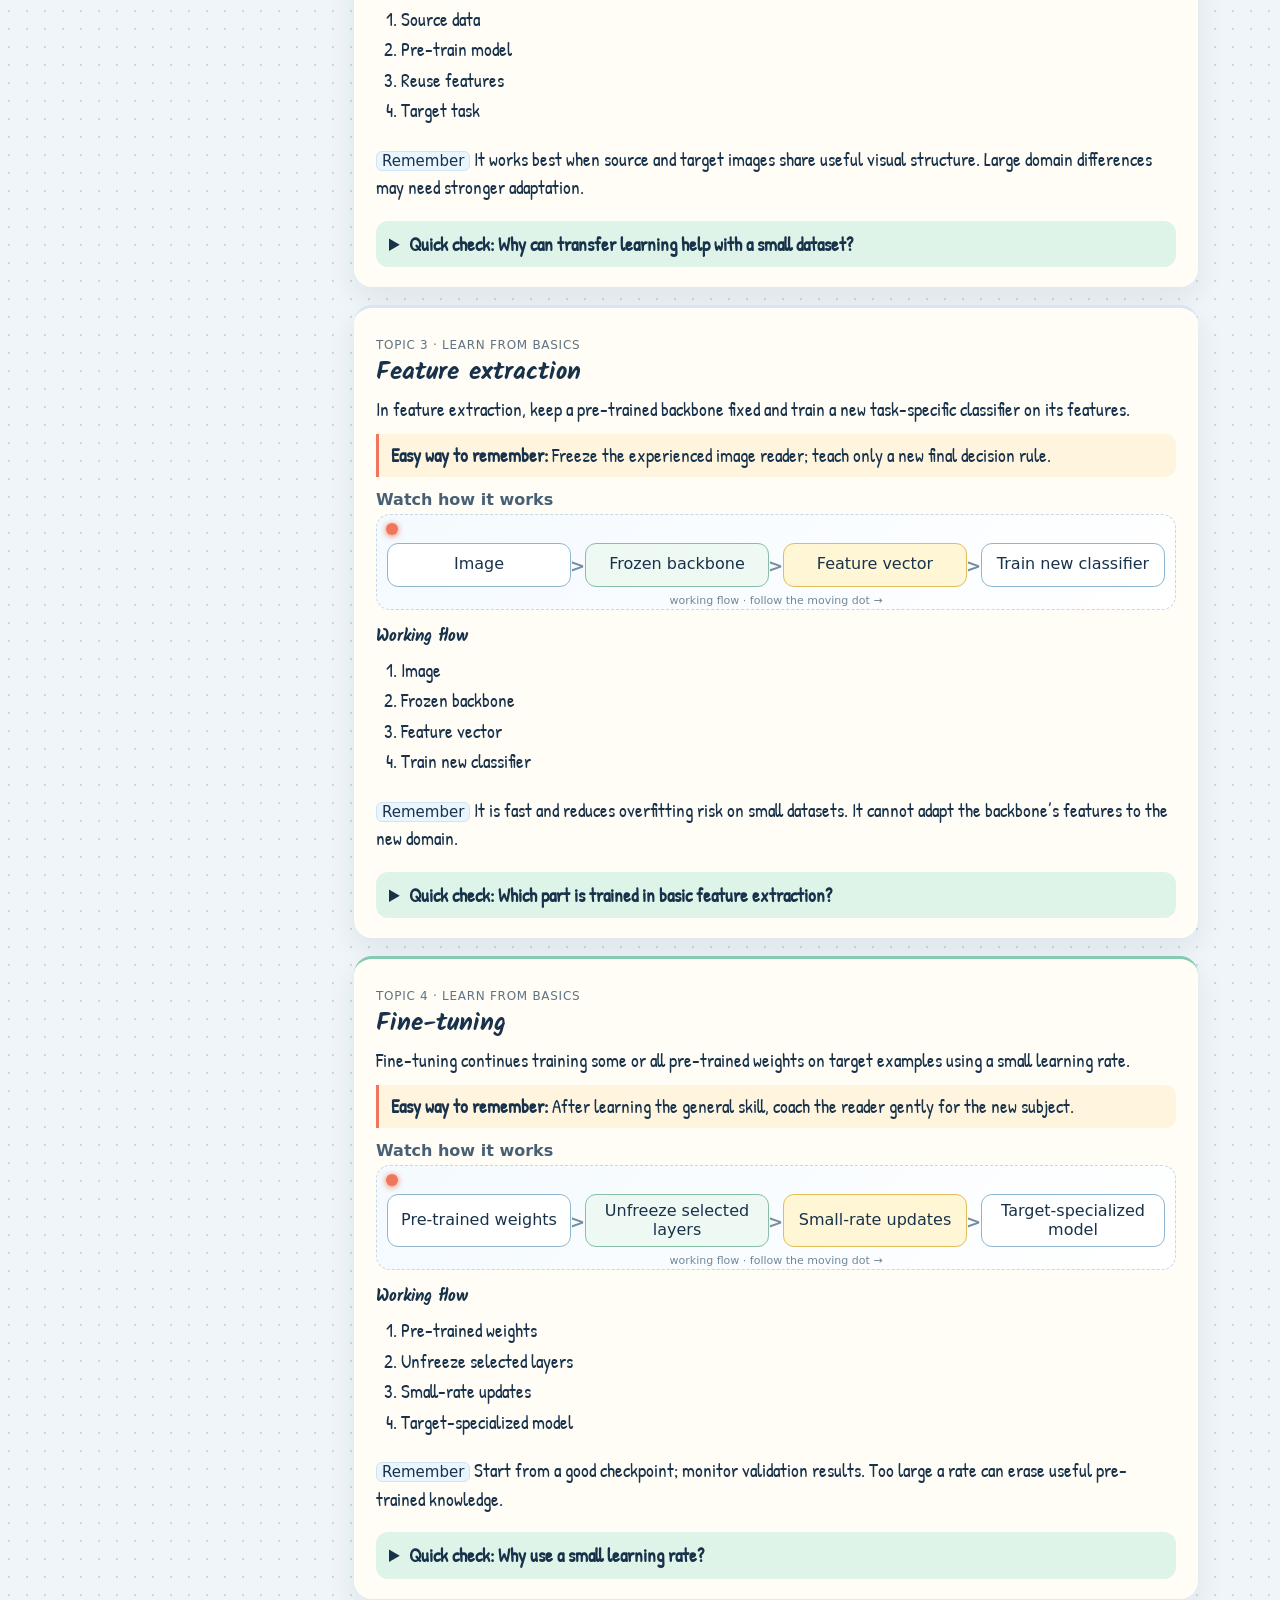
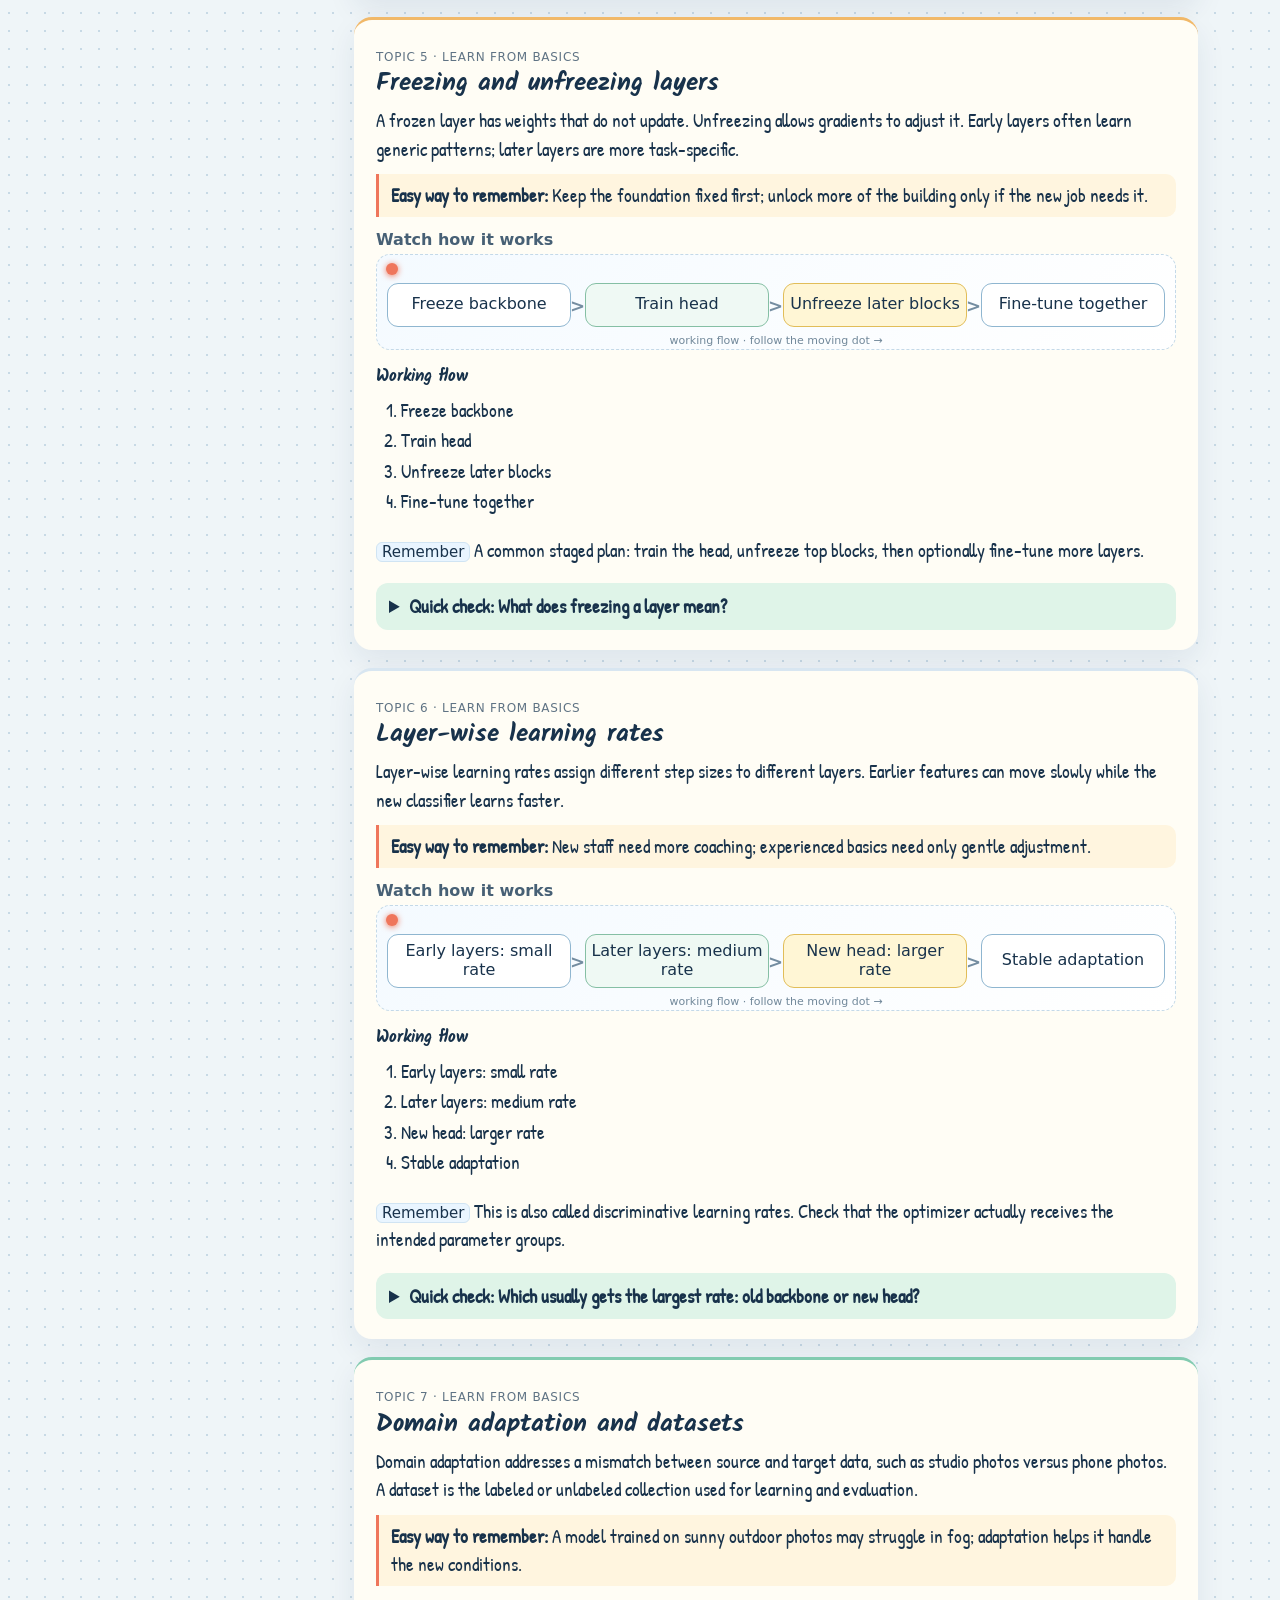
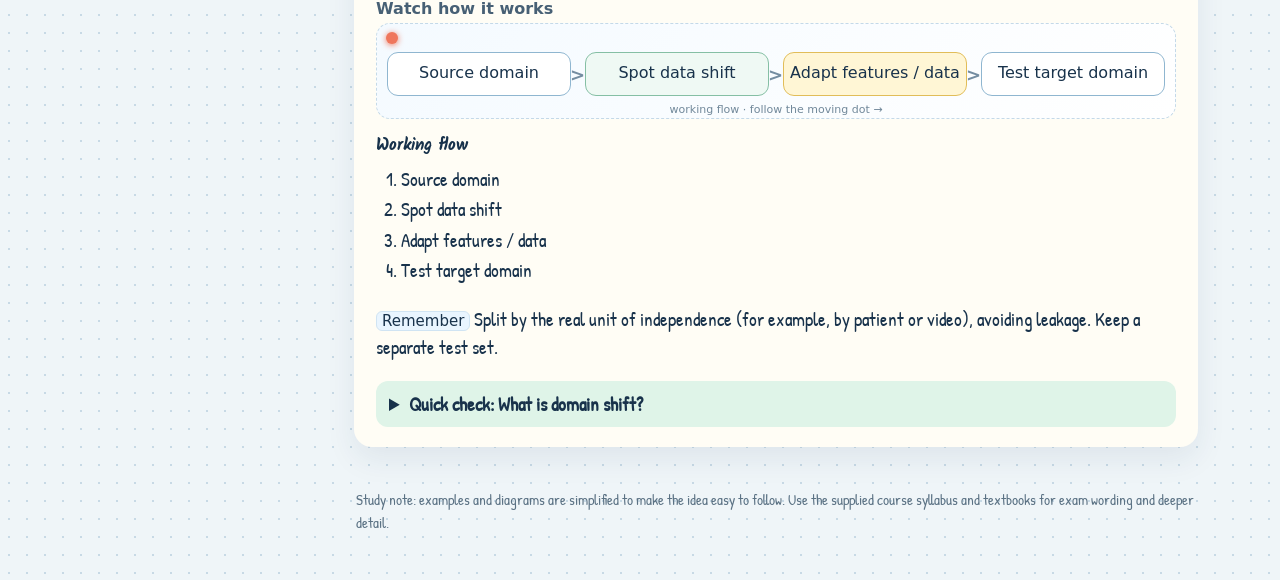
<file: 5th sem/computer vision cse471/Unit III - Transfer Learning and Fine-Tuning for Vision Tasks/visual-notes.html>
﻿<!doctype html>
<html lang="en">
<head>
<meta charset="utf-8"><meta name="viewport" content="width=device-width, initial-scale=1">
<meta name="theme-color" content="#eff5f8"><link rel="stylesheet" href="../assets/notes.css">
</head>
<body data-unit="2">
<div class="wrap">
<header class="topbar"><a class="brand" href="../index.html">✦ CSE471 Visual Notebook</a><div class="controls"><button class="btn" id="motionBtn" type="button">Pause animations</button><a class="btn" href="../index.html">All units</a></div></header>
<section class="hero" id="hero"></section>
<div class="layout"><aside class="side"><h2>Topics in this unit</h2><nav id="topicNav"></nav><a class="unit-link" href="../README.md">Full syllabus ↗</a></aside>
<main><div class="unitnav" id="unitNav"></div><section class="cards" id="cards"></section><div class="unitnav" id="unitNavBottom"></div><p class="footer">Study note: examples and diagrams are simplified to make the idea easy to follow. Use the supplied course syllabus and textbooks for exam wording and deeper detail.</p></main></div>
</div><script src="../assets/notes.js"></script>
</body></html>
</file>
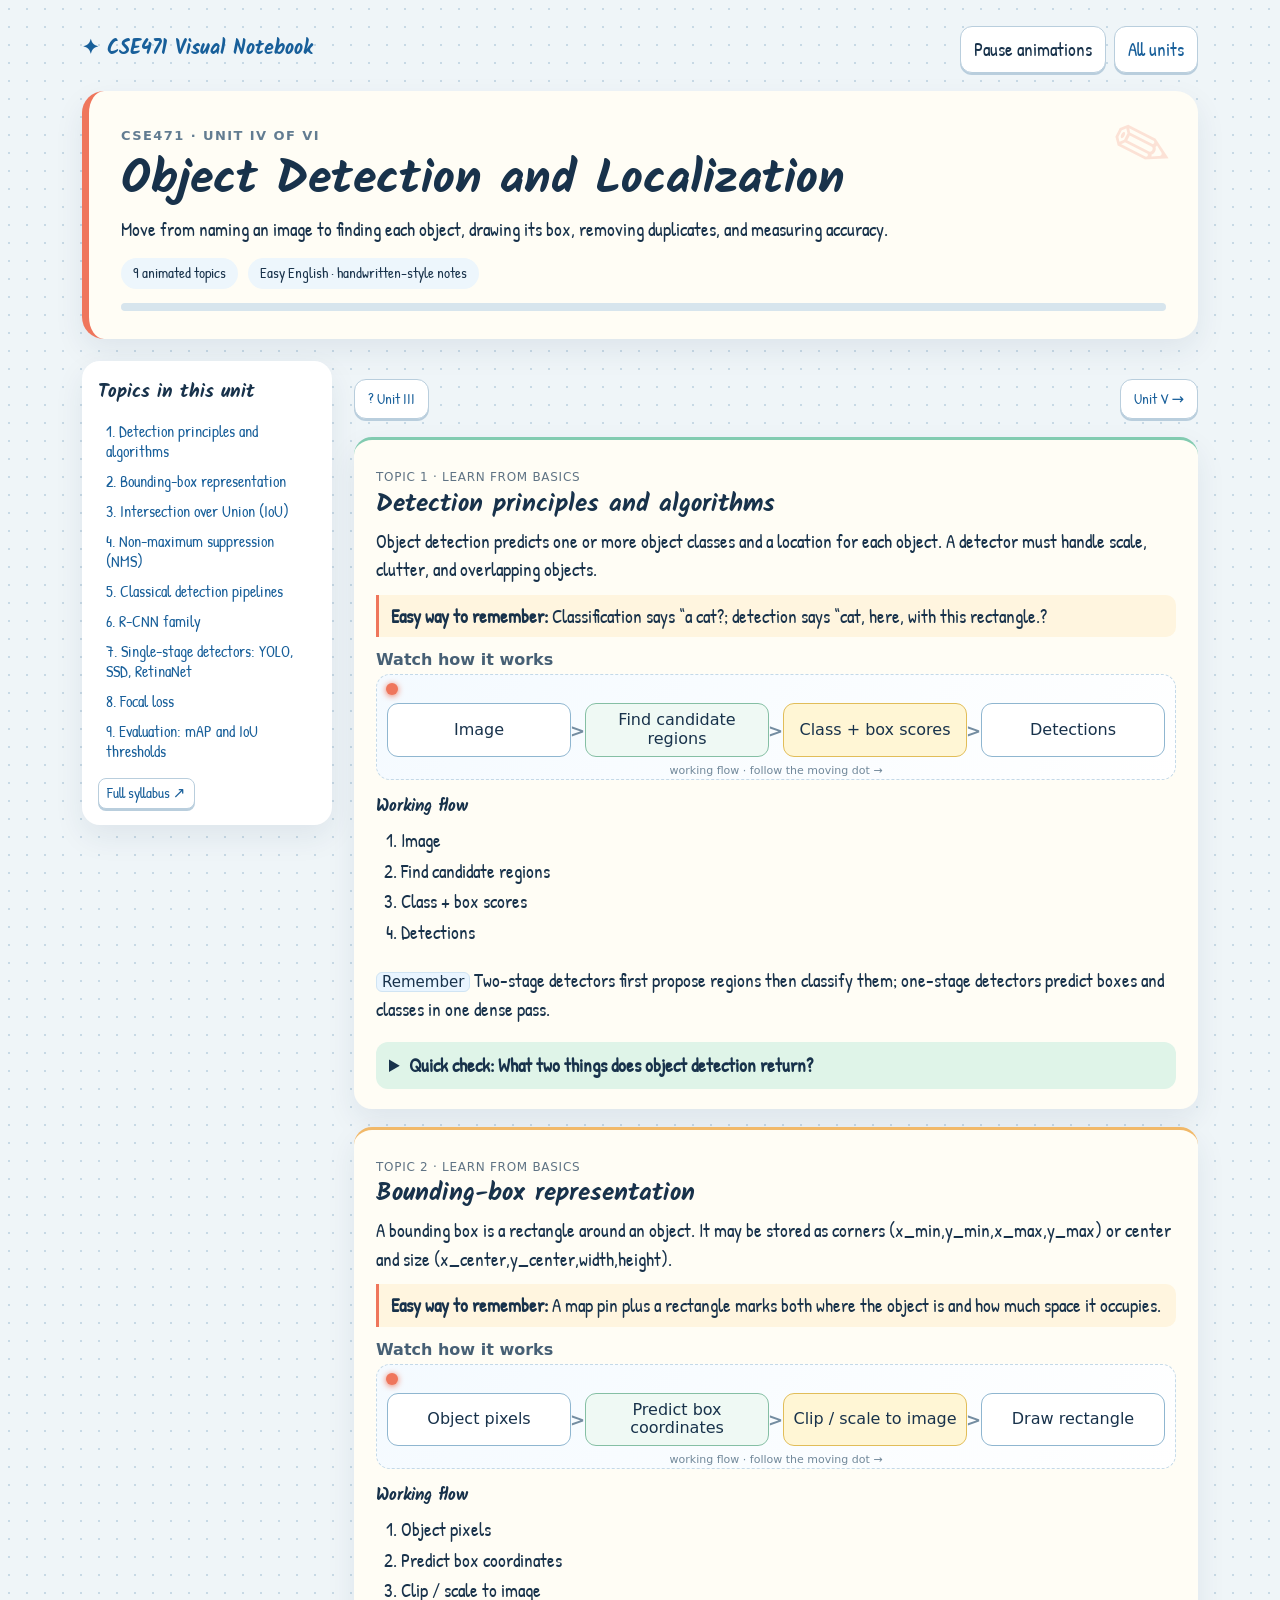
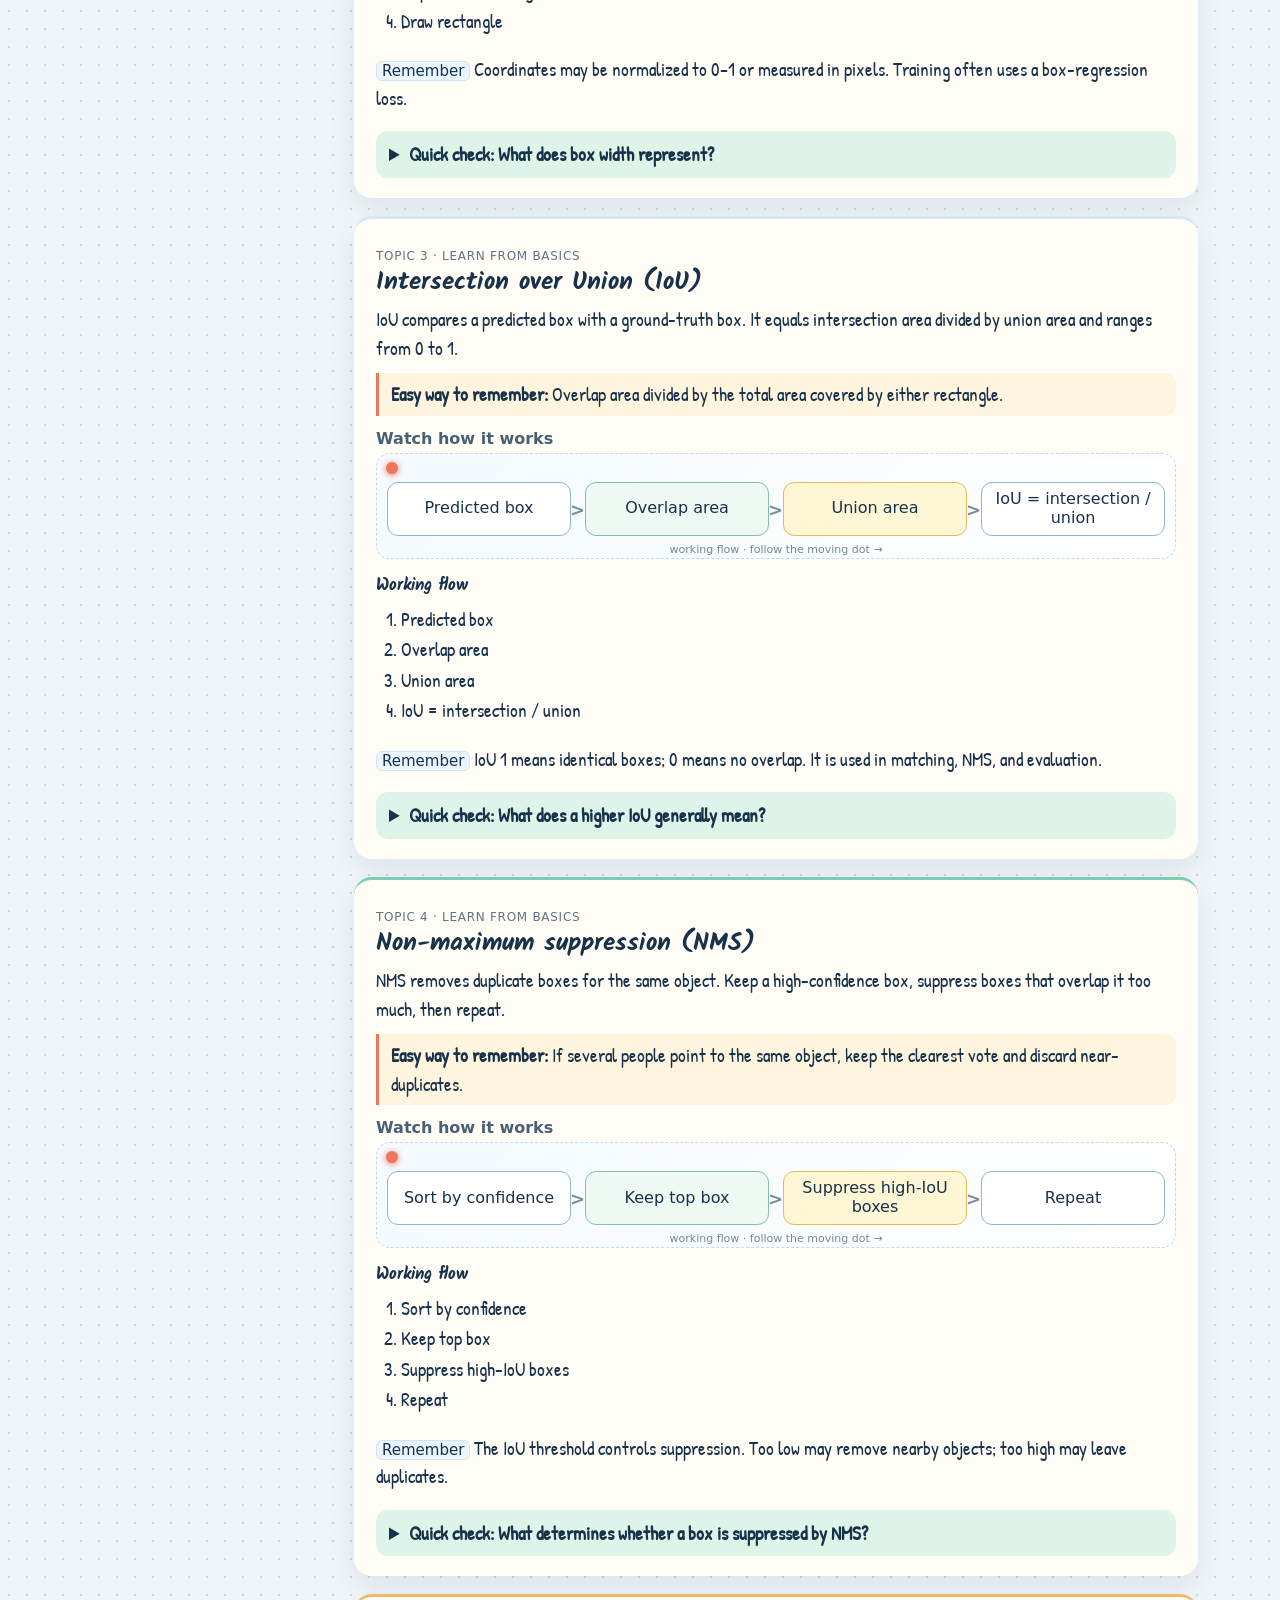
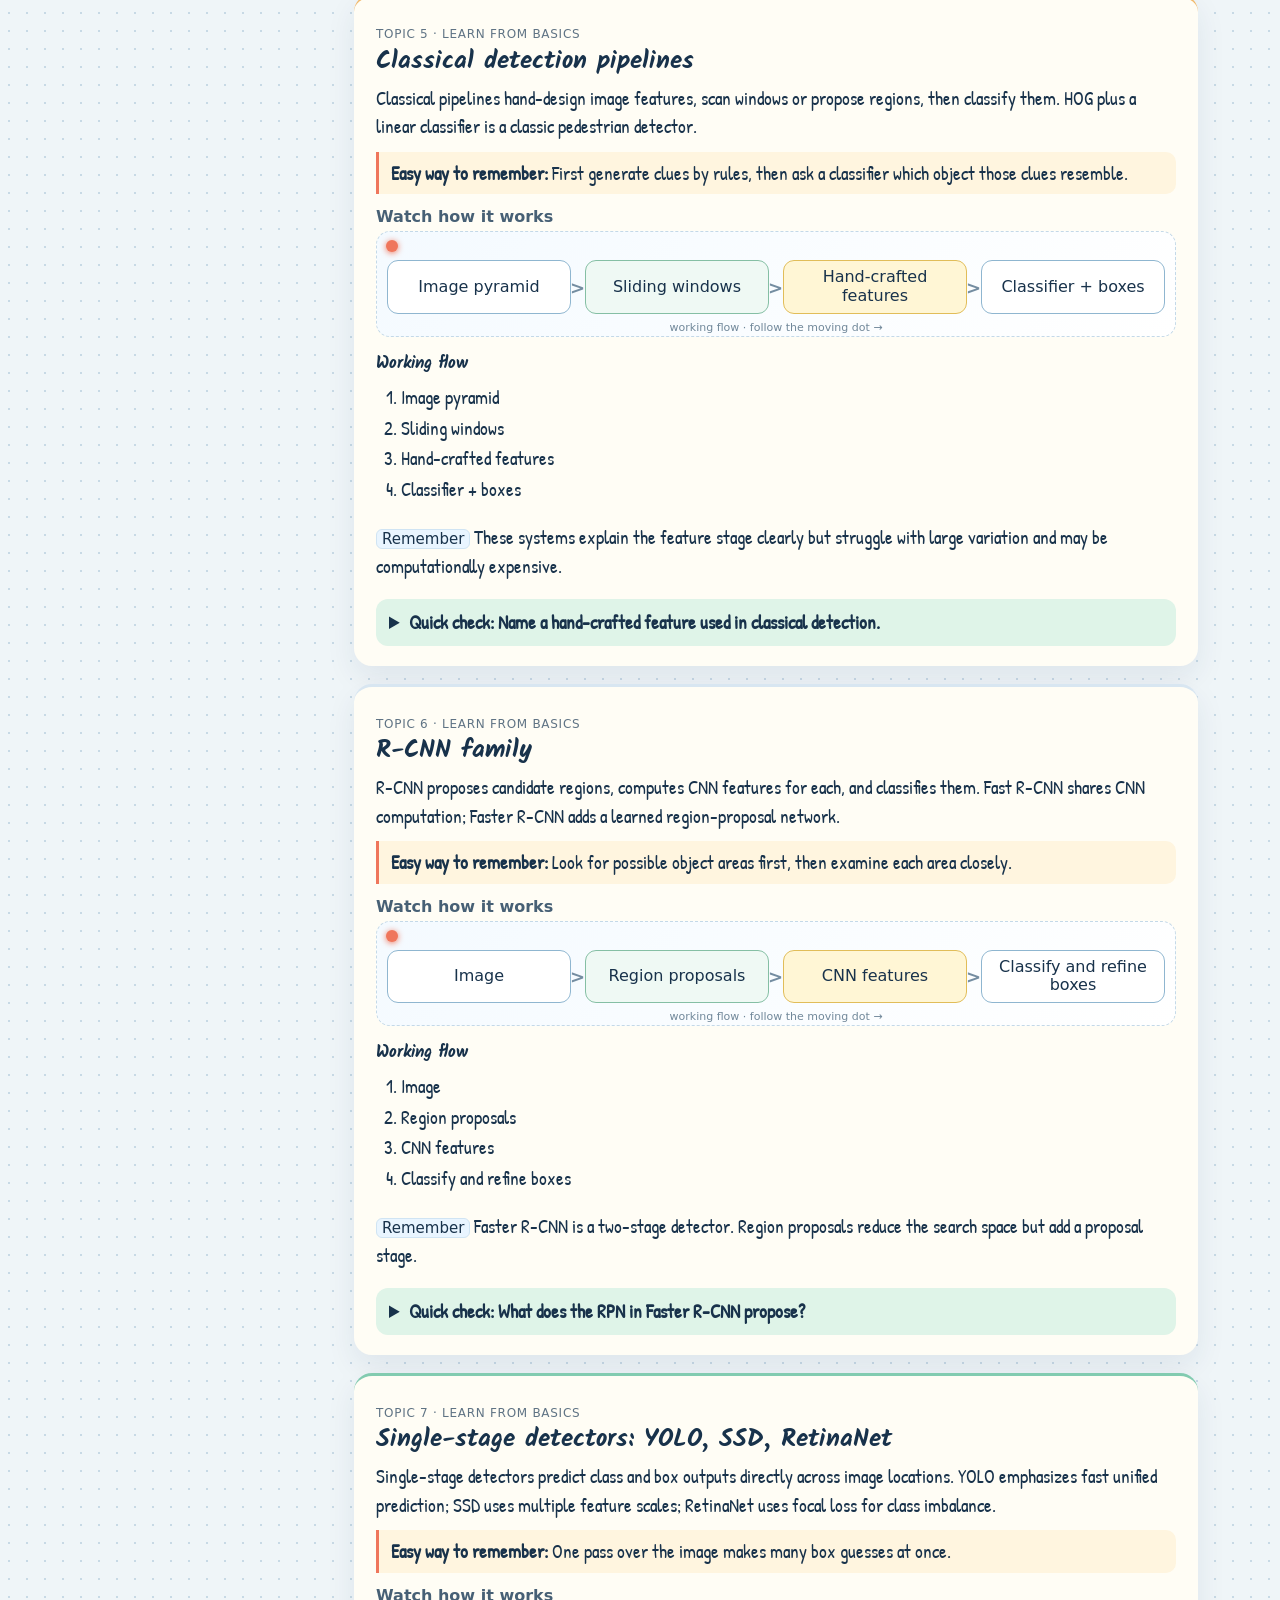
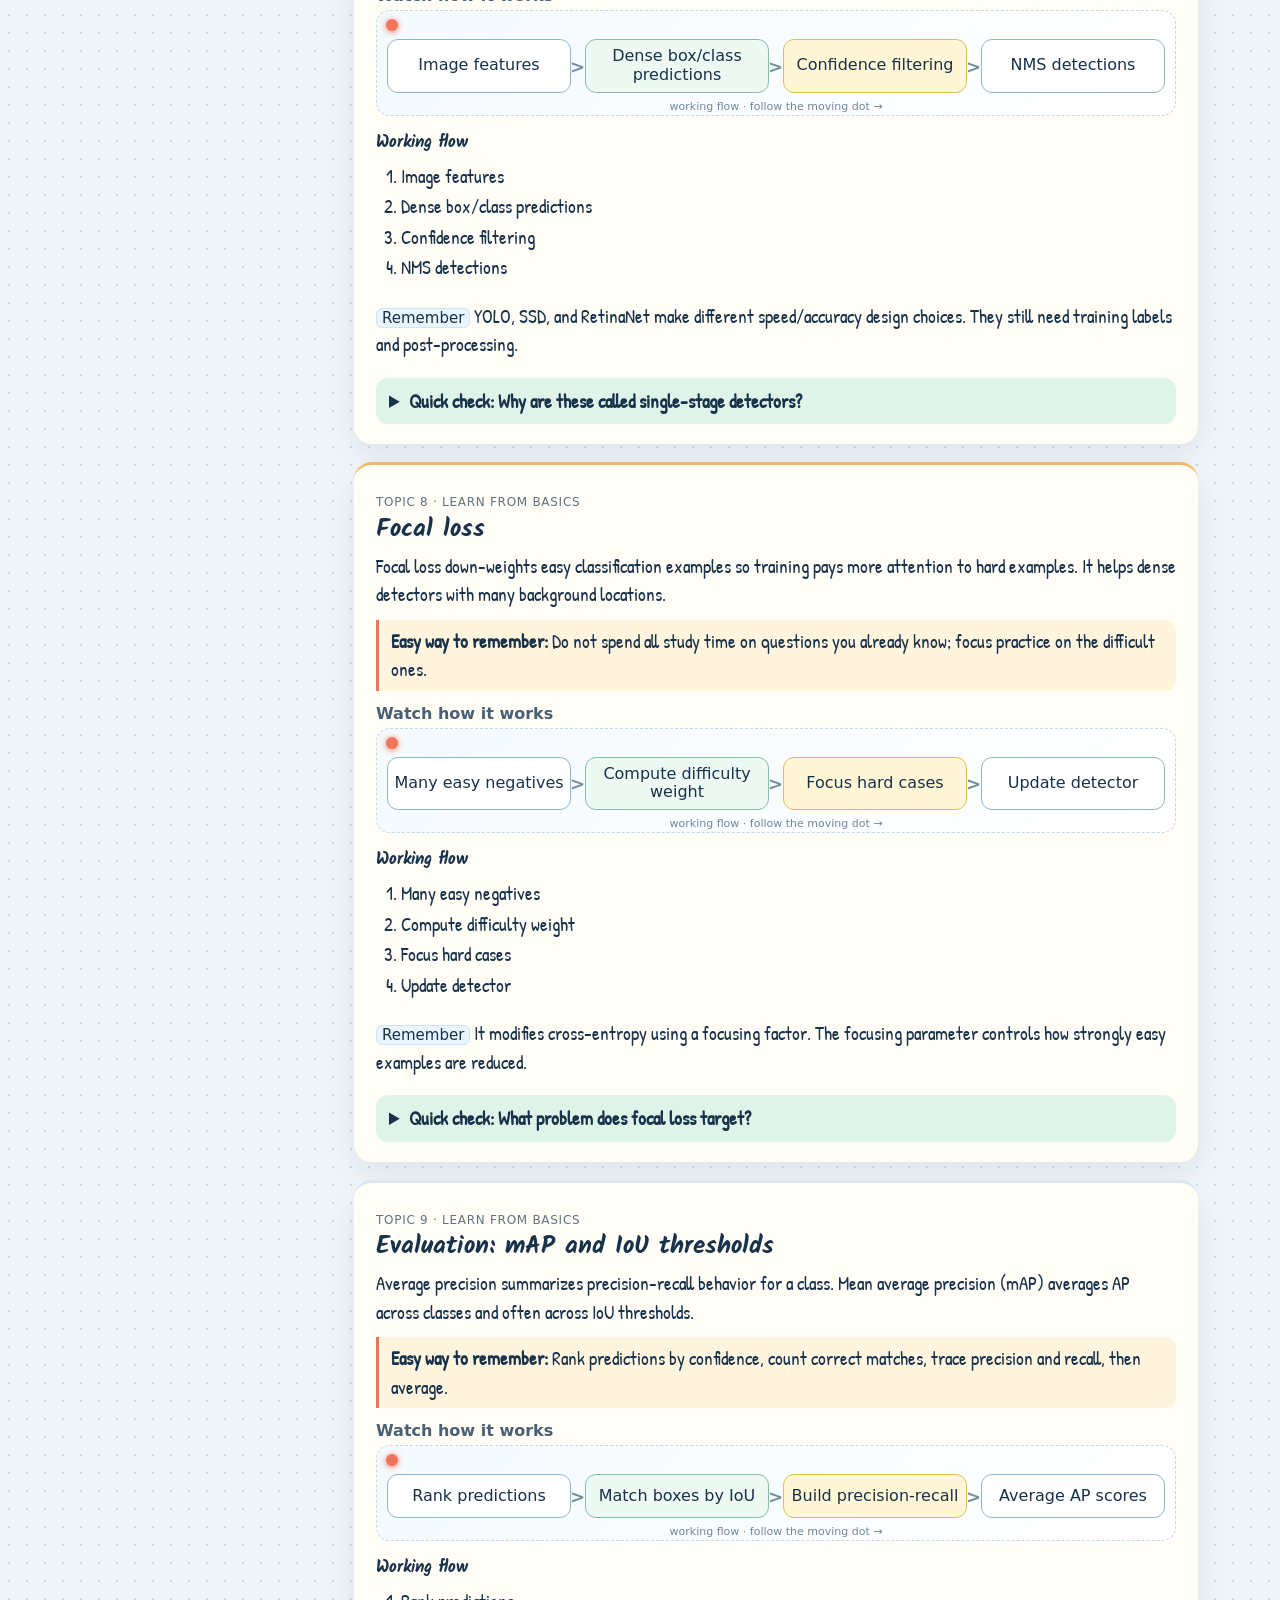
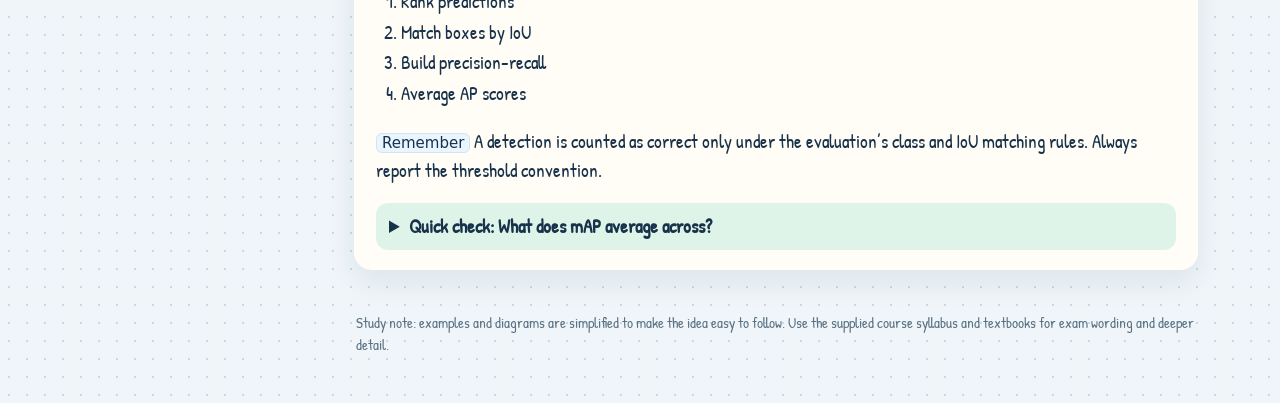
<file: 5th sem/computer vision cse471/Unit IV - Object Detection and Localization/visual-notes.html>
﻿<!doctype html>
<html lang="en">
<head>
<meta charset="utf-8"><meta name="viewport" content="width=device-width, initial-scale=1">
<meta name="theme-color" content="#eff5f8"><link rel="stylesheet" href="../assets/notes.css">
</head>
<body data-unit="3">
<div class="wrap">
<header class="topbar"><a class="brand" href="../index.html">✦ CSE471 Visual Notebook</a><div class="controls"><button class="btn" id="motionBtn" type="button">Pause animations</button><a class="btn" href="../index.html">All units</a></div></header>
<section class="hero" id="hero"></section>
<div class="layout"><aside class="side"><h2>Topics in this unit</h2><nav id="topicNav"></nav><a class="unit-link" href="../README.md">Full syllabus ↗</a></aside>
<main><div class="unitnav" id="unitNav"></div><section class="cards" id="cards"></section><div class="unitnav" id="unitNavBottom"></div><p class="footer">Study note: examples and diagrams are simplified to make the idea easy to follow. Use the supplied course syllabus and textbooks for exam wording and deeper detail.</p></main></div>
</div><script src="../assets/notes.js"></script>
</body></html>
</file>
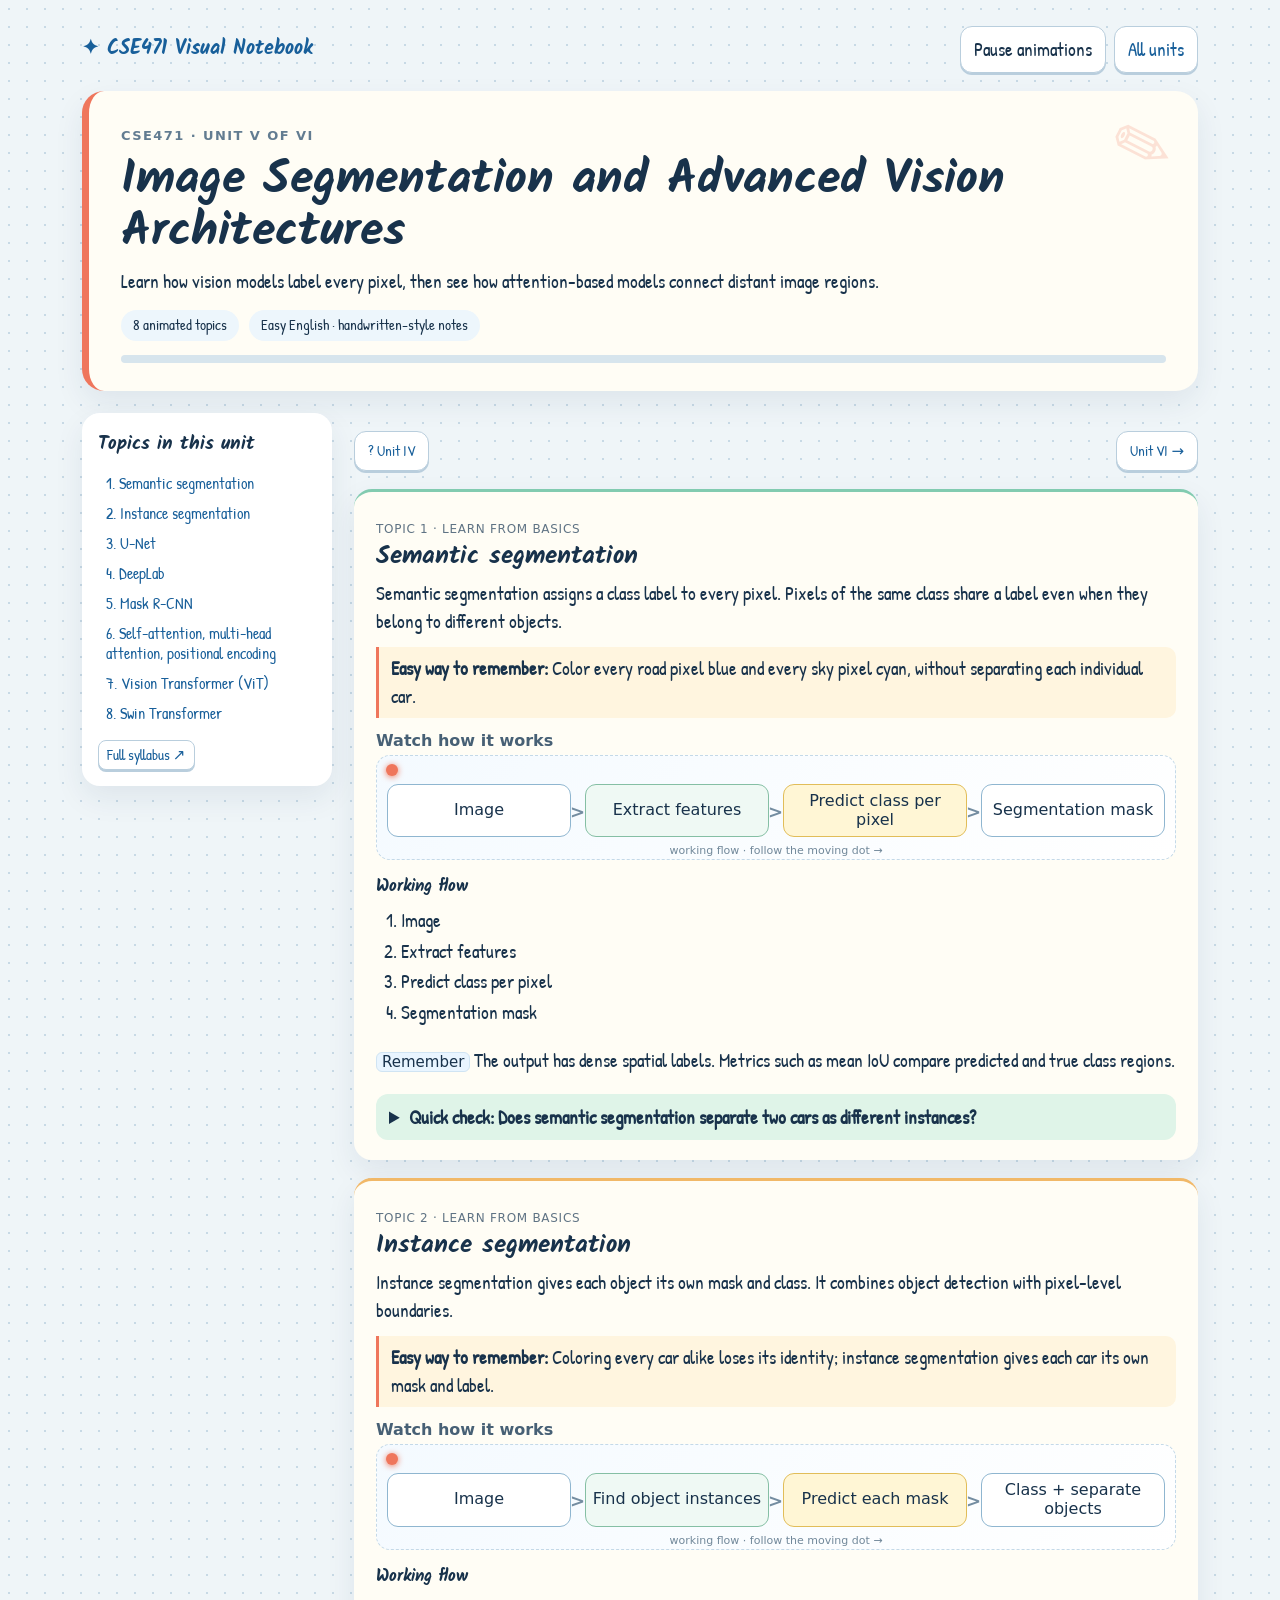
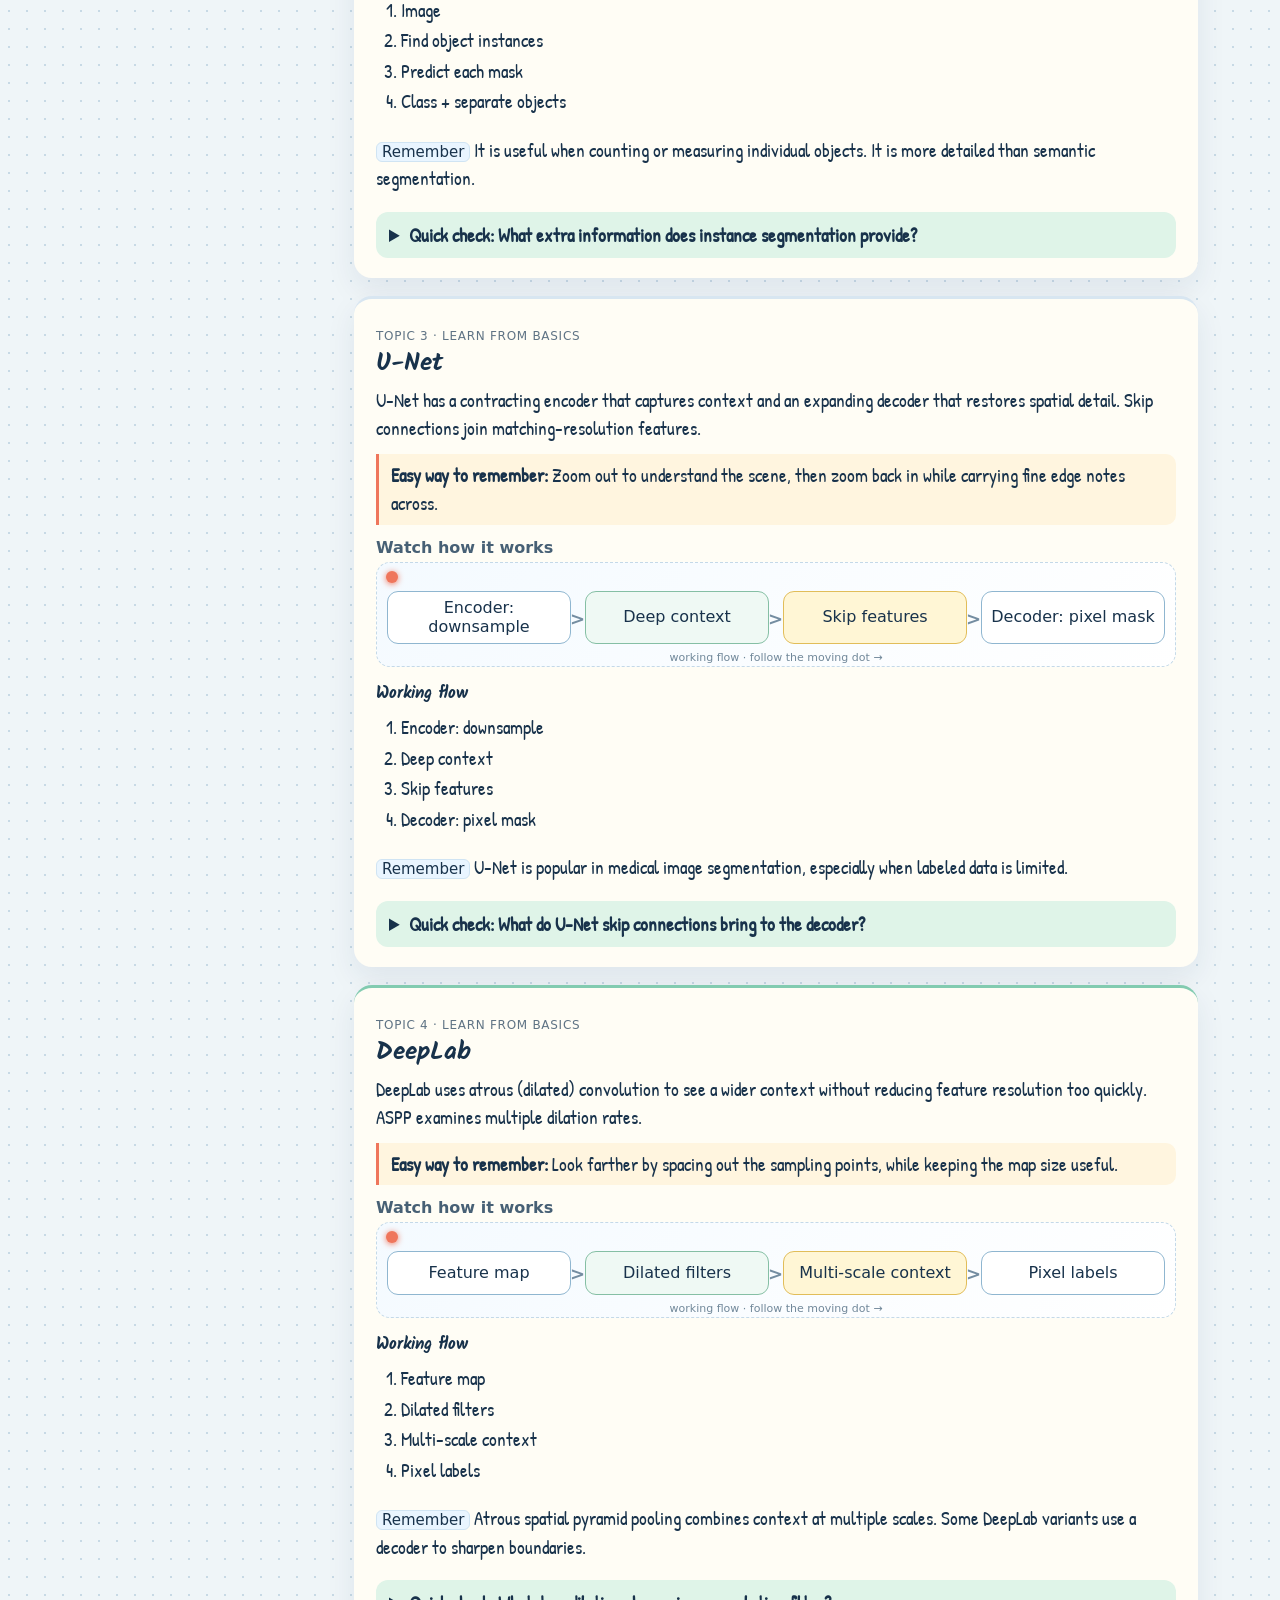
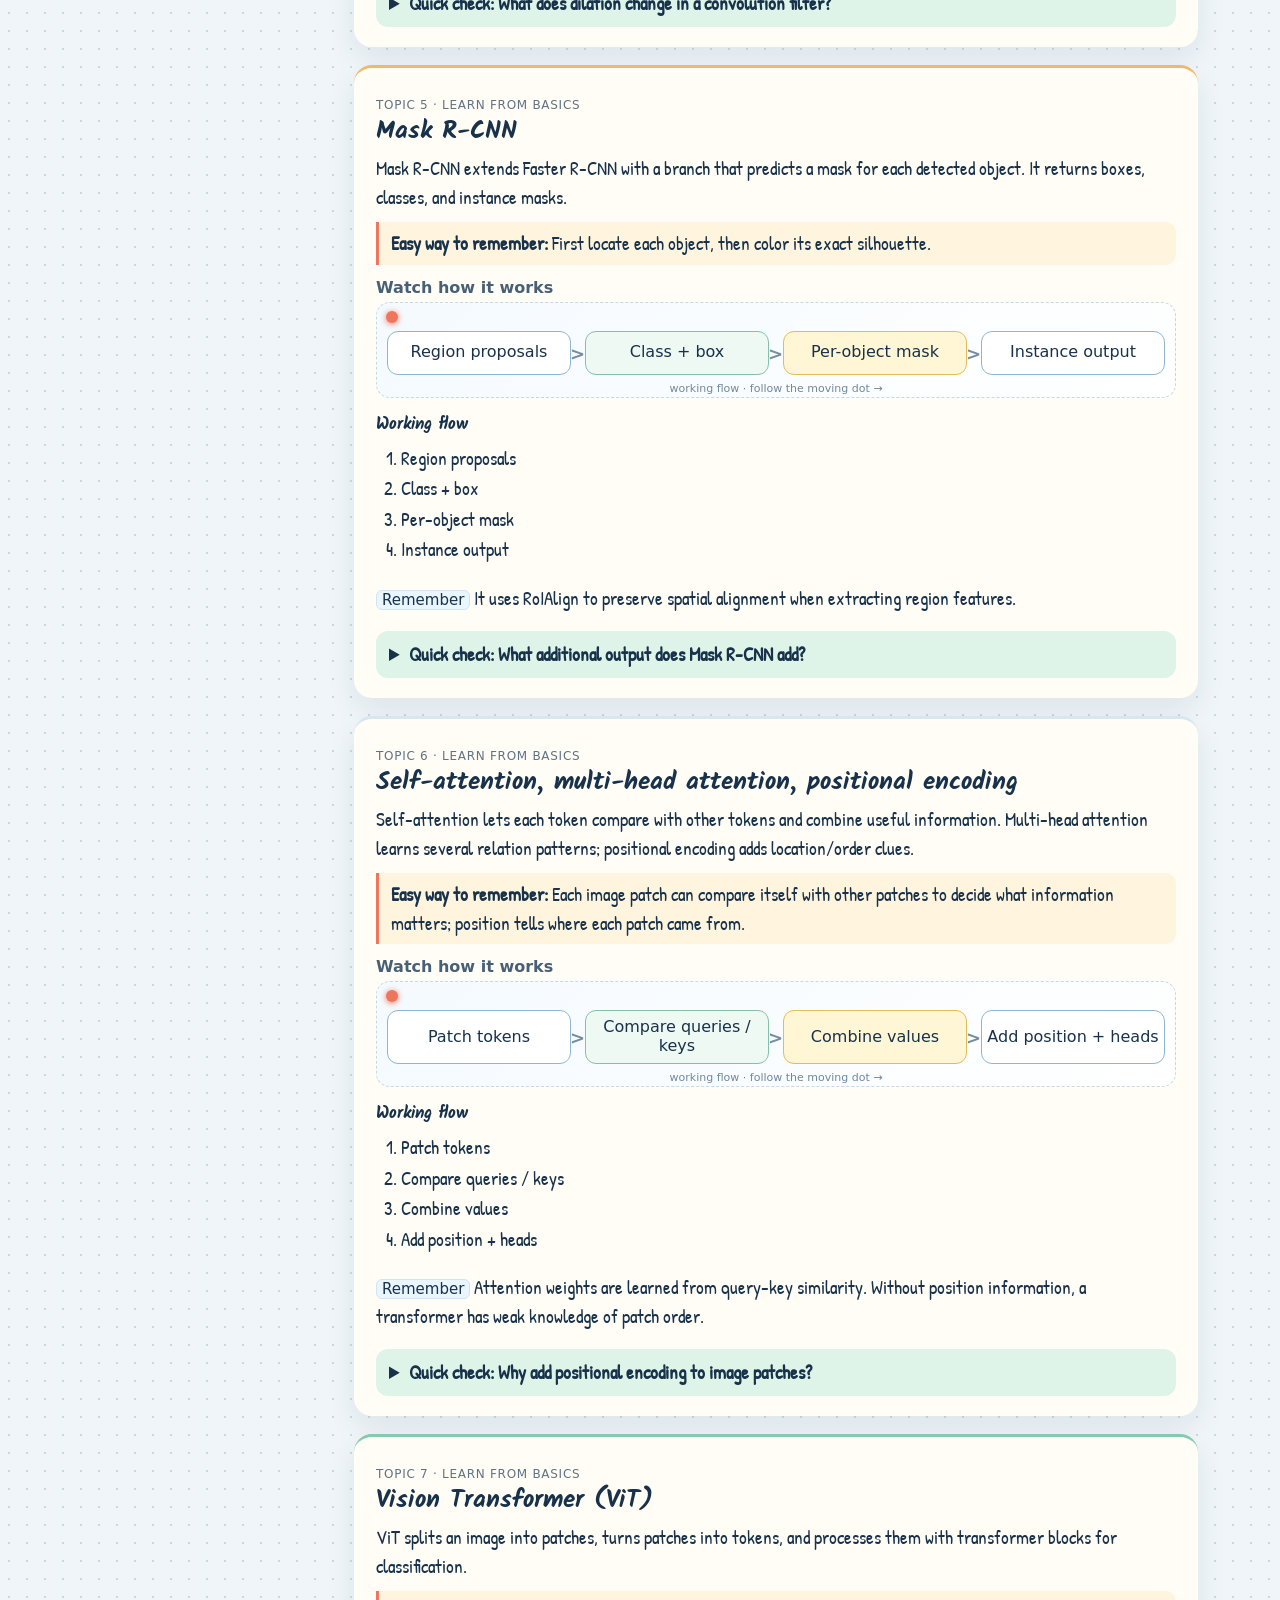
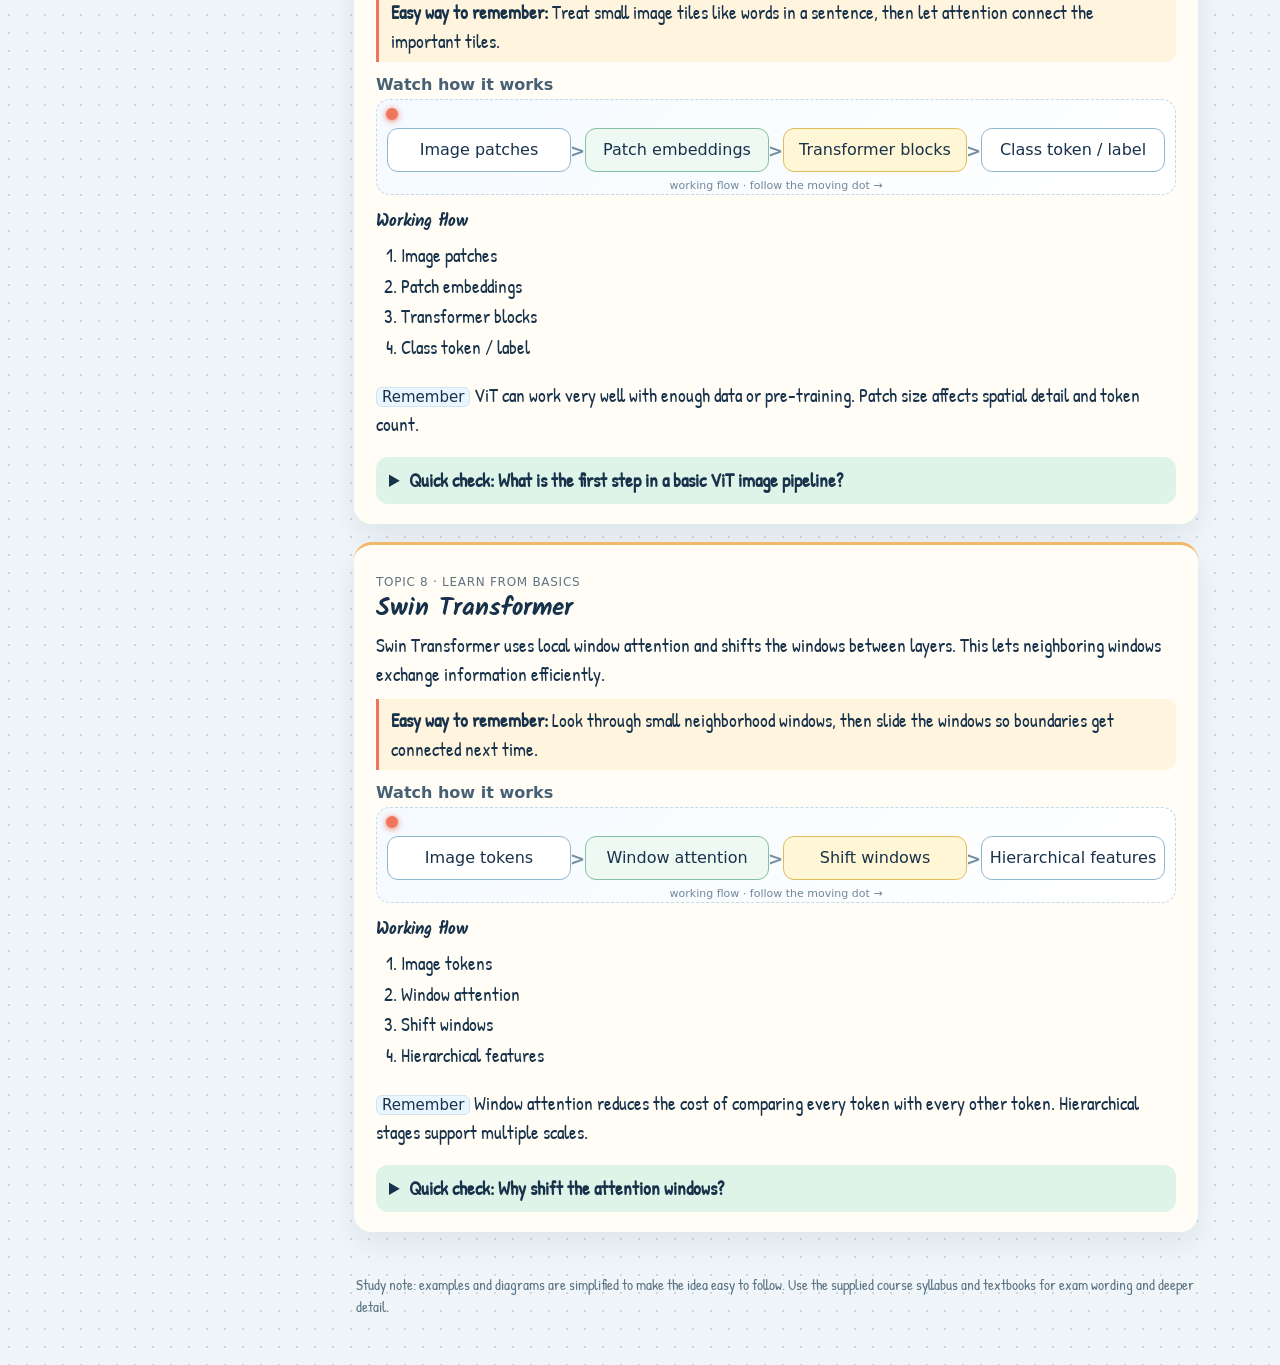
<file: 5th sem/computer vision cse471/Unit V - Image Segmentation and Advanced Vision Architectures/visual-notes.html>
﻿<!doctype html>
<html lang="en">
<head>
<meta charset="utf-8"><meta name="viewport" content="width=device-width, initial-scale=1">
<meta name="theme-color" content="#eff5f8"><link rel="stylesheet" href="../assets/notes.css">
</head>
<body data-unit="4">
<div class="wrap">
<header class="topbar"><a class="brand" href="../index.html">✦ CSE471 Visual Notebook</a><div class="controls"><button class="btn" id="motionBtn" type="button">Pause animations</button><a class="btn" href="../index.html">All units</a></div></header>
<section class="hero" id="hero"></section>
<div class="layout"><aside class="side"><h2>Topics in this unit</h2><nav id="topicNav"></nav><a class="unit-link" href="../README.md">Full syllabus ↗</a></aside>
<main><div class="unitnav" id="unitNav"></div><section class="cards" id="cards"></section><div class="unitnav" id="unitNavBottom"></div><p class="footer">Study note: examples and diagrams are simplified to make the idea easy to follow. Use the supplied course syllabus and textbooks for exam wording and deeper detail.</p></main></div>
</div><script src="../assets/notes.js"></script>
</body></html>
</file>
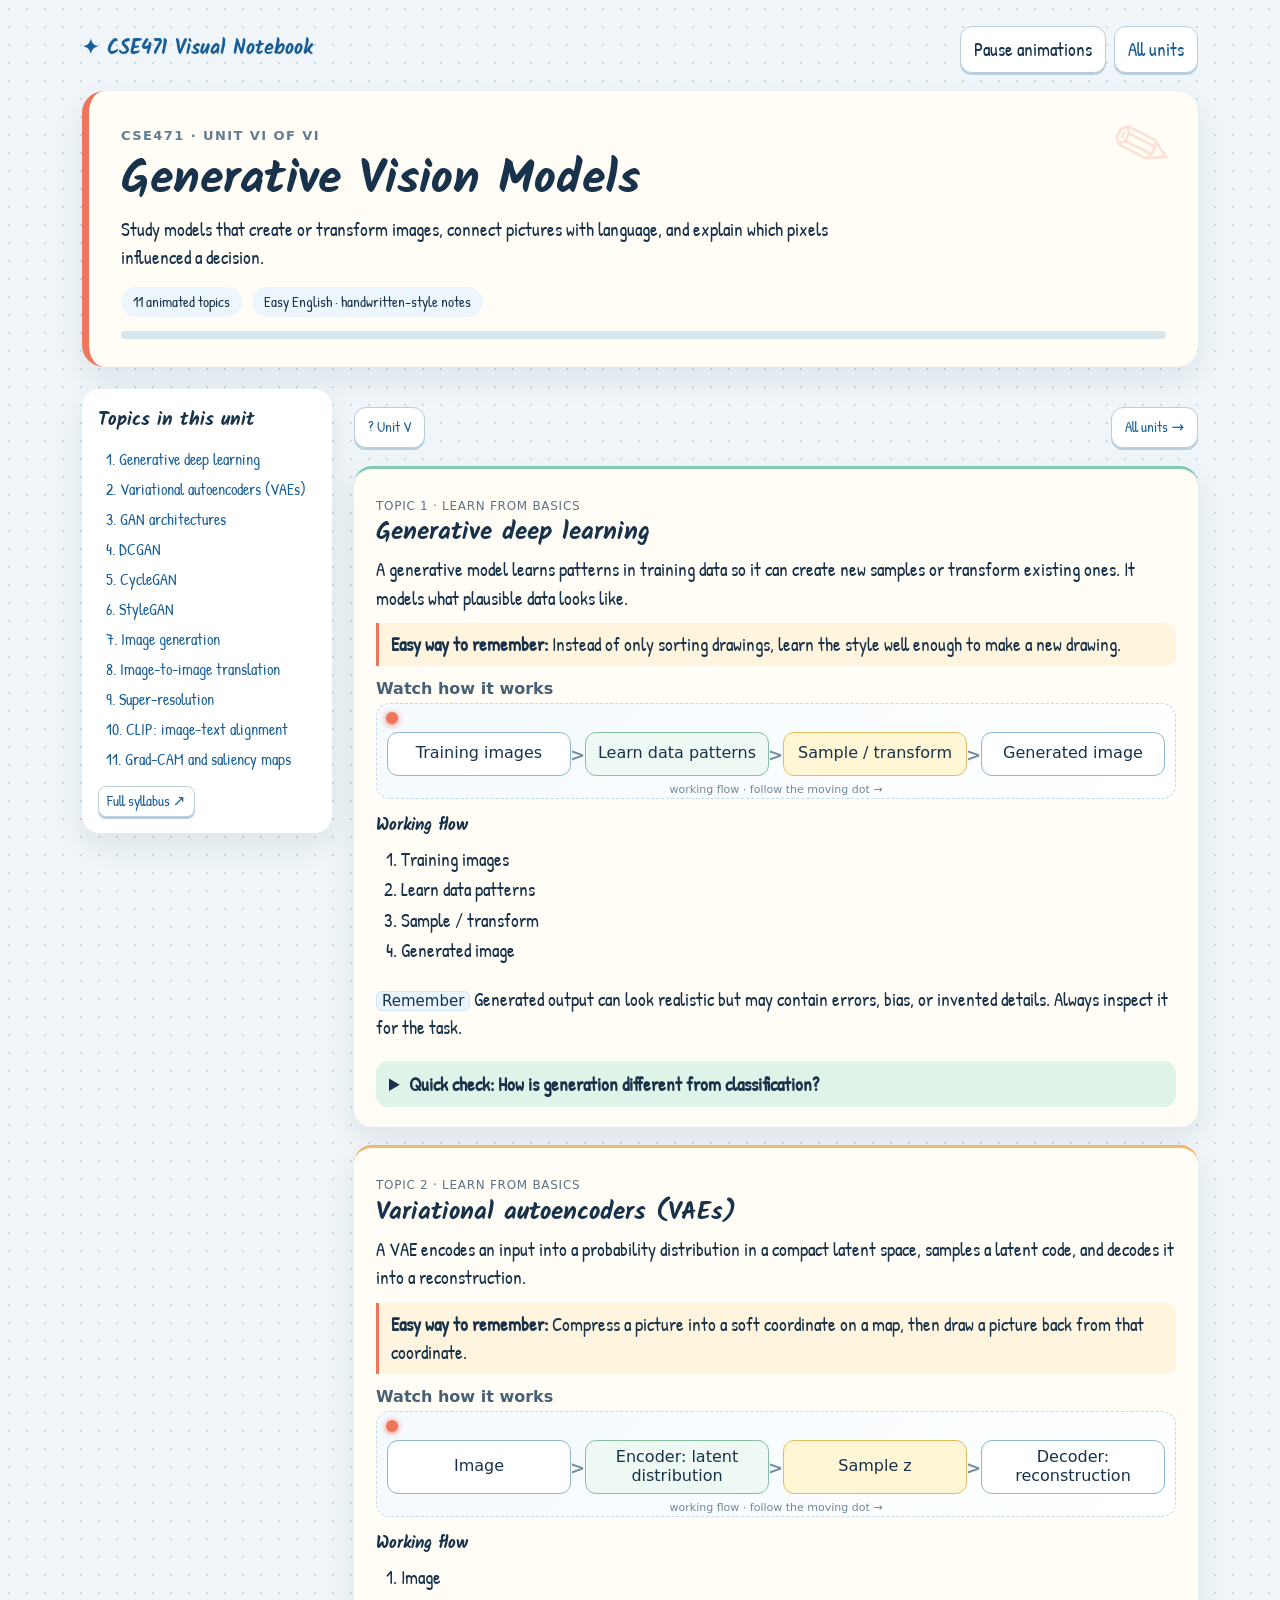
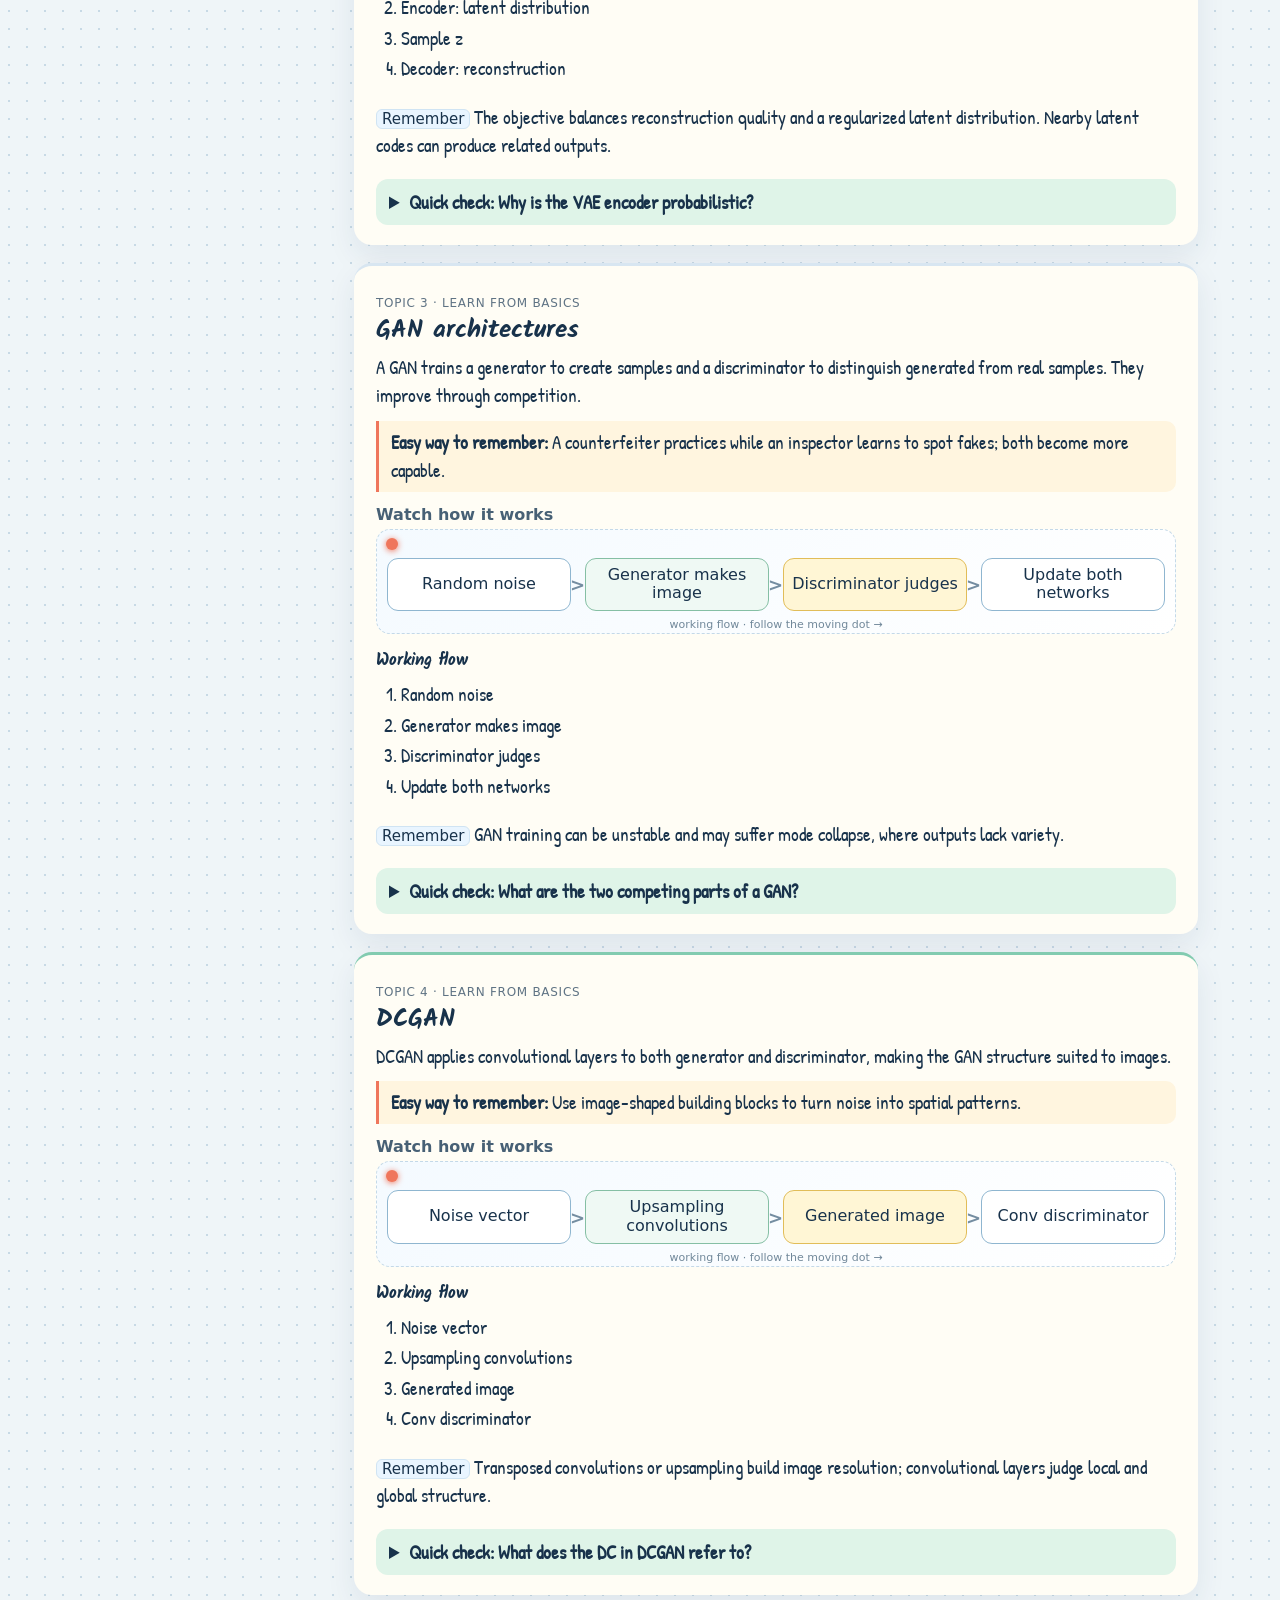
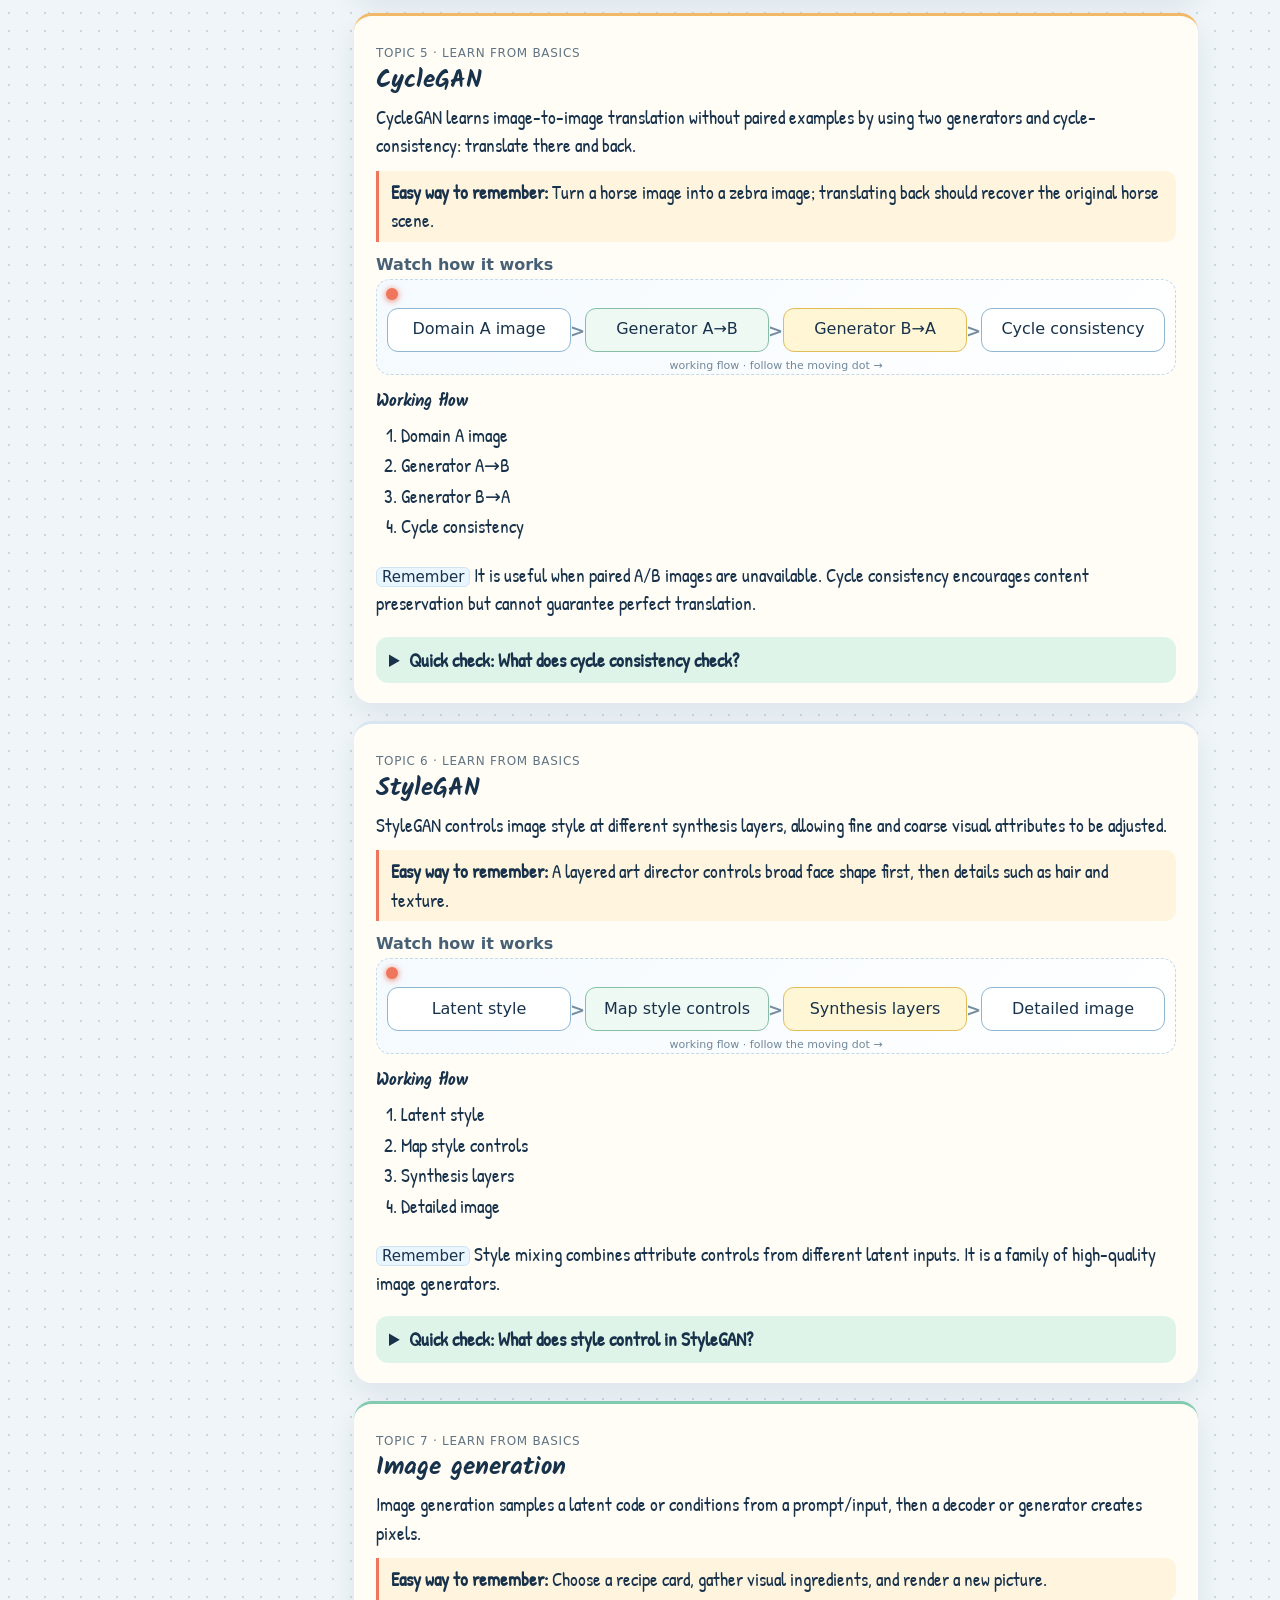
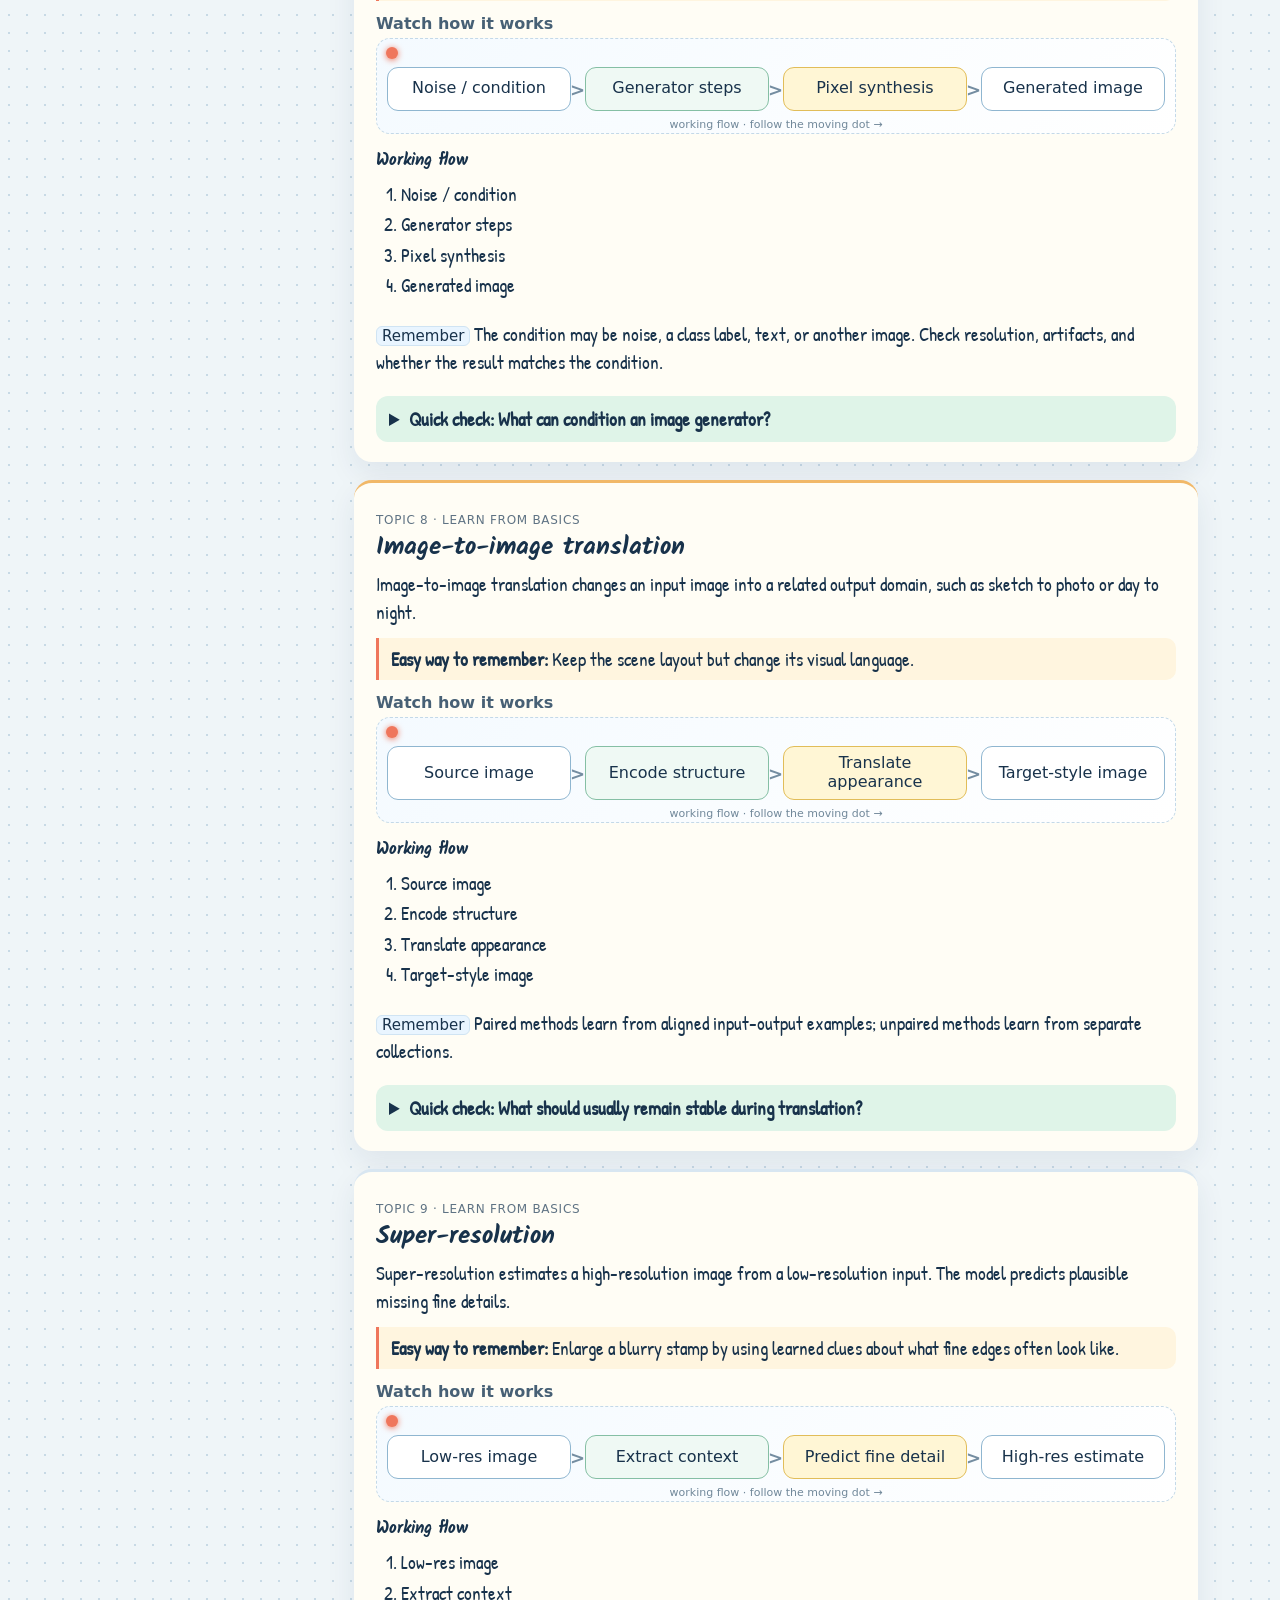
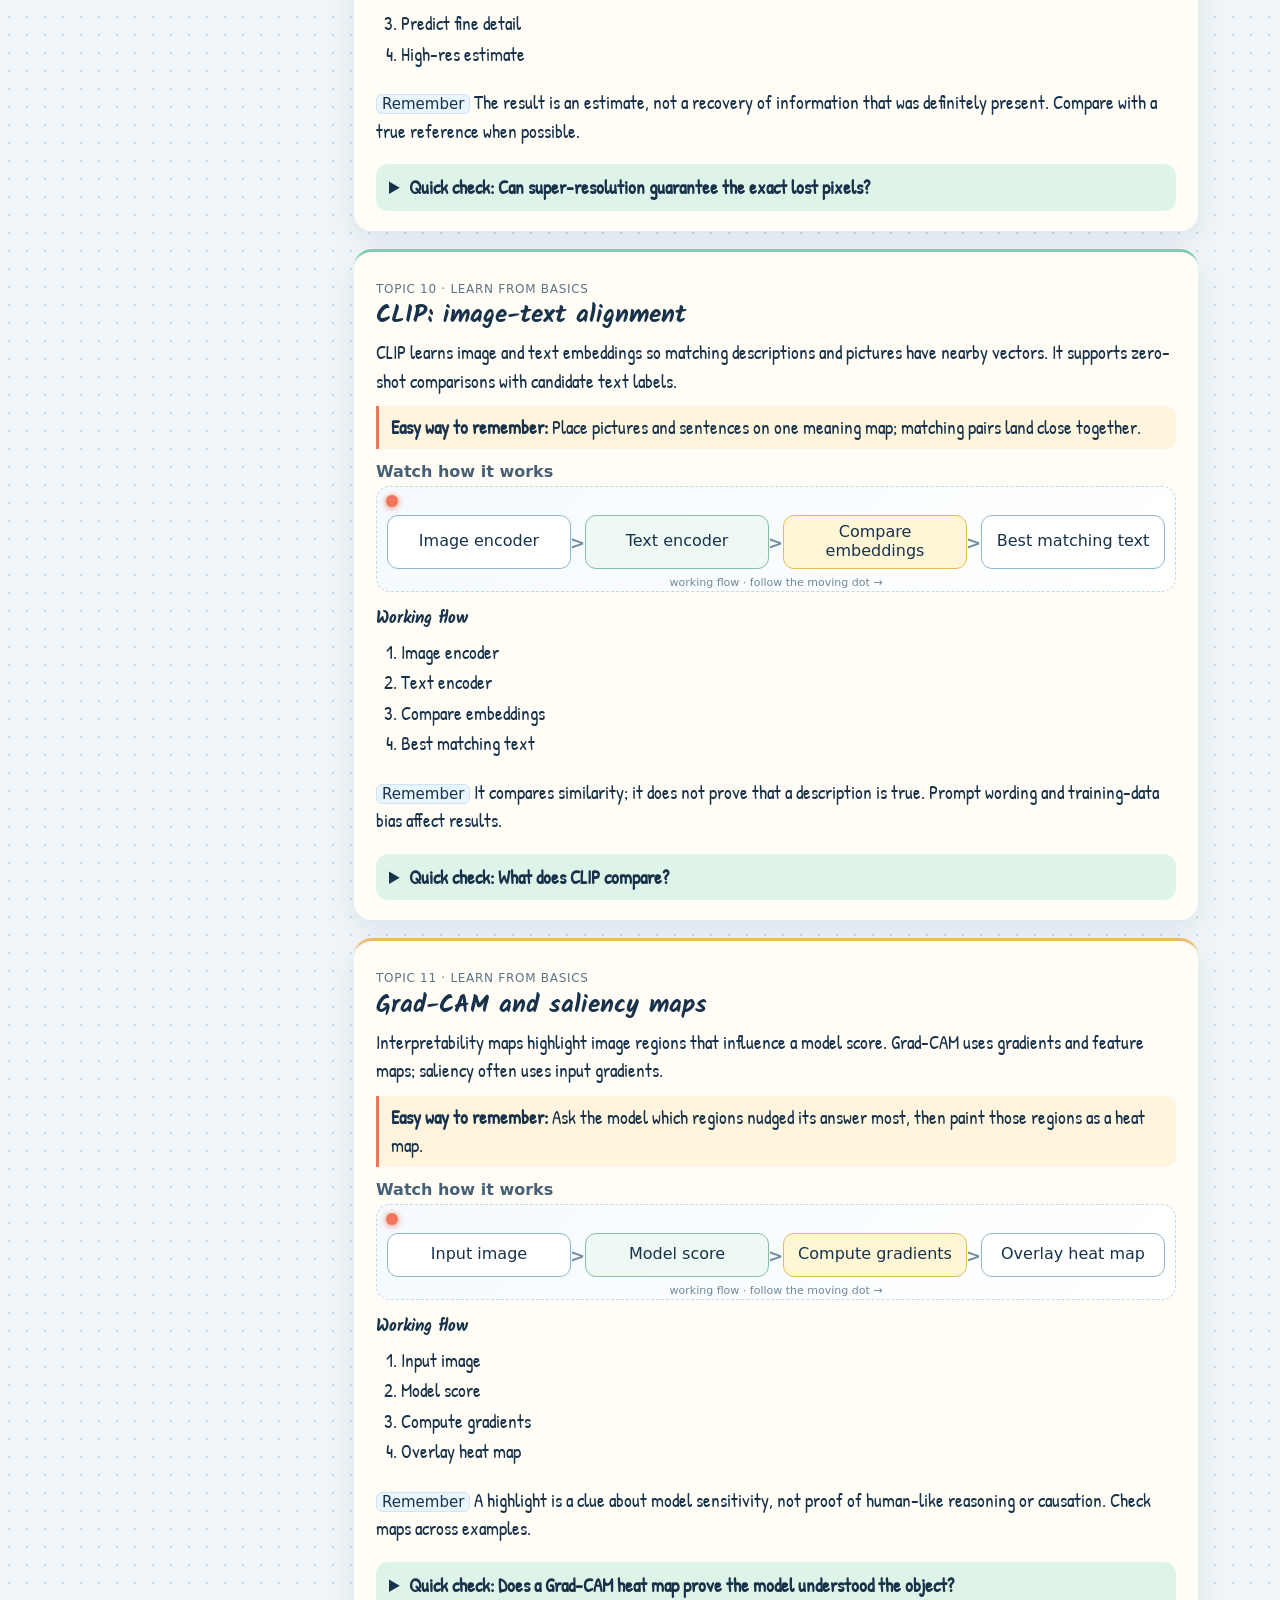
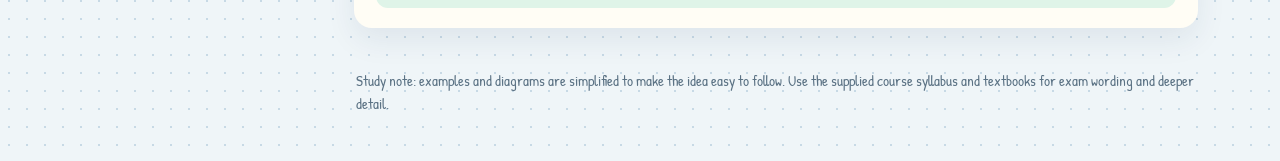
<file: 5th sem/computer vision cse471/Unit VI - Generative Vision Models/visual-notes.html>
﻿<!doctype html>
<html lang="en">
<head>
<meta charset="utf-8"><meta name="viewport" content="width=device-width, initial-scale=1">
<meta name="theme-color" content="#eff5f8"><link rel="stylesheet" href="../assets/notes.css">
</head>
<body data-unit="5">
<div class="wrap">
<header class="topbar"><a class="brand" href="../index.html">✦ CSE471 Visual Notebook</a><div class="controls"><button class="btn" id="motionBtn" type="button">Pause animations</button><a class="btn" href="../index.html">All units</a></div></header>
<section class="hero" id="hero"></section>
<div class="layout"><aside class="side"><h2>Topics in this unit</h2><nav id="topicNav"></nav><a class="unit-link" href="../README.md">Full syllabus ↗</a></aside>
<main><div class="unitnav" id="unitNav"></div><section class="cards" id="cards"></section><div class="unitnav" id="unitNavBottom"></div><p class="footer">Study note: examples and diagrams are simplified to make the idea easy to follow. Use the supplied course syllabus and textbooks for exam wording and deeper detail.</p></main></div>
</div><script src="../assets/notes.js"></script>
</body></html>
</file>
<file: 5th sem/computer vision cse471/assets/notes.css>
@import url('https://fonts.googleapis.com/css2?family=Kalam:wght@400;700&family=Patrick+Hand&display=swap');
:root{--ink:#18324b;--blue:#2867a7;--coral:#ef765c;--yellow:#ffe78b;--paper:#fffdf5;--line:#d8e6f1;--mint:#dff4e8;--lav:#eee8ff;--shadow:0 12px 30px #16345414}
*{box-sizing:border-box}html{scroll-behavior:smooth}body{margin:0;color:var(--ink);font-family:'Patrick Hand','Segoe Print',system-ui,sans-serif;font-size:19px;line-height:1.5;background-color:#eff5f8;background-image:radial-gradient(#c7d9e5 1px,transparent 1px);background-size:18px 18px}
a{color:#185f9a}button{font:inherit;color:inherit}.wrap{max-width:1160px;margin:auto;padding:22px}.topbar{display:flex;align-items:center;justify-content:space-between;gap:12px;margin:4px 0 18px}.brand{font-family:'Kalam',cursive;font-weight:700;font-size:20px;text-decoration:none}.controls{display:flex;gap:8px;flex-wrap:wrap}.btn,.unit-link{border:1px solid #b9cedd;border-radius:12px;padding:8px 13px;background:#fff;cursor:pointer;text-decoration:none;box-shadow:0 2px 0 #b9cedd}.btn:hover,.unit-link:hover{transform:translateY(-1px);background:#f5fbff}.hero{background:var(--paper);border-radius:22px;padding:28px 32px;box-shadow:var(--shadow);position:relative;overflow:hidden;border-left:7px solid var(--coral)}.hero:after{content:'?';position:absolute;right:24px;top:6px;font:70px 'Kalam';color:#ef765c33;transform:rotate(-18deg)}.eyebrow{text-transform:uppercase;letter-spacing:.11em;color:#627c91;font:700 13px system-ui,sans-serif}.hero h1{font:700 clamp(30px,5vw,48px)/1.08 'Kalam',cursive;margin:8px 60px 8px 0}.hero p{margin:8px 0 0;max-width:780px}.hero-meta{display:flex;gap:10px;flex-wrap:wrap;margin-top:15px}.pill{background:#edf6fc;border-radius:999px;padding:4px 12px;font-size:15px}.layout{display:grid;grid-template-columns:250px minmax(0,1fr);gap:22px;margin-top:22px}.side{position:sticky;top:15px;align-self:start;background:#fff;border-radius:18px;padding:16px;box-shadow:var(--shadow);max-height:calc(100vh - 30px);overflow:auto}.side h2{font:700 19px 'Kalam';margin:0 0 9px}.side a{display:block;padding:5px 8px;border-radius:8px;text-decoration:none;font-size:16px;line-height:1.25}.side a:hover{background:#eef7fb}.side .unit-link{display:inline-block;margin-top:12px;font-size:15px}.cards{display:grid;gap:18px}.topic{background:var(--paper);border-radius:18px;padding:20px 22px;box-shadow:var(--shadow);border-top:3px solid var(--line);scroll-margin-top:16px;position:relative}.topic:nth-child(3n+1){border-top-color:#82cbb0}.topic:nth-child(3n+2){border-top-color:#f1b868}.topic h2{font:700 25px/1.2 'Kalam',cursive;margin:0 0 8px}.topic .definition{margin:0 0 11px}.scribble{border-left:3px solid var(--coral);padding:7px 12px;background:#fff5df;border-radius:0 10px 10px 0;margin:10px 0}.flow-title{font:700 16px system-ui,sans-serif;margin:13px 0 5px;color:#476075}.flow{width:100%;height:auto;display:block;background:linear-gradient(135deg,#f4faff,#fff);border:1px dashed #c4d9e8;border-radius:14px;padding:6px}.flow .box{fill:#fff;stroke:#8fb6d0;stroke-width:1.5}.flow .box.alt{fill:#eff9f4;stroke:#85bfa4}.flow .box.gold{fill:#fff6d5;stroke:#e1bd59}.flow text{font:14px system-ui,sans-serif;fill:#23425e;text-anchor:middle;dominant-baseline:middle}.flow .arrow{stroke:#92aabe;stroke-width:2;marker-end:url(#arrow)}.flow .pulse{transform-box:fill-box;transform-origin:center;animation:pulse 3.2s ease-in-out infinite}.flow .traveler{filter:drop-shadow(0 1px 3px #f07459)}.steps-title{font:700 17px 'Kalam';margin:13px 0 2px}.steps{margin:5px 0 9px;padding-left:25px}.steps li{padding:1px 0}.key{display:inline-block;background:#e9f5ff;border:1px solid #d0e4f3;border-radius:6px;padding:0 5px;font:15px system-ui,sans-serif}.check{margin-top:10px;border-radius:12px;background:var(--mint);padding:9px 13px}.check summary{cursor:pointer;font-weight:700}.check p{margin:6px 0 0}.tag{display:inline-block;font:12px system-ui,sans-serif;text-transform:uppercase;letter-spacing:.06em;color:#5f7384;margin-bottom:4px}.unit-grid{display:grid;grid-template-columns:repeat(2,minmax(0,1fr));gap:17px;margin-top:22px}.unit-card{background:var(--paper);border-radius:18px;padding:21px;box-shadow:var(--shadow);text-decoration:none;color:inherit;border-bottom:5px solid #85c5ac;transition:.2s}.unit-card:nth-child(2n){border-color:#efb567}.unit-card:hover{transform:translateY(-3px);box-shadow:0 16px 34px #16345424}.unit-card h2{font:700 24px 'Kalam';margin:4px 0}.unit-card p{margin:4px 0}.unit-count{font:13px system-ui,sans-serif;color:#60778a}.footer{font-size:15px;color:#5b7284;margin:24px 2px}.progress{height:8px;background:#d7e5ed;border-radius:99px;margin-top:14px;overflow:hidden}.progress span{height:100%;display:block;background:linear-gradient(90deg,#4caa91,#efb667);width:0;transition:width .35s}.unitnav{display:flex;justify-content:space-between;gap:8px;margin:18px 0}.unitnav .unit-link{font-size:15px}.paused *,.paused *:before,.paused *:after{animation-play-state:paused!important} @keyframes pulse{0%,12%,100%{transform:scale(1);filter:none}5%{transform:scale(1.11);filter:drop-shadow(0 0 5px #75bd9b)}}
@media(max-width:800px){.layout{grid-template-columns:1fr}.side{position:relative;top:auto;max-height:none}.side nav{display:grid;grid-template-columns:repeat(2,minmax(0,1fr));gap:3px}.unit-grid{grid-template-columns:1fr}.hero{padding:22px}.wrap{padding:13px}.topic{padding:16px}.topbar{align-items:flex-start;flex-direction:column}.hero:after{font-size:46px}}
@media(prefers-reduced-motion:reduce){*,*:before,*:after{scroll-behavior:auto!important;animation-duration:.01ms!important;animation-iteration-count:1!important;transition:none!important}}
.flow{position:relative;display:flex;align-items:stretch;gap:14px;min-height:96px;background:linear-gradient(135deg,#f4faff,#fff);border:1px dashed #c4d9e8;border-radius:14px;padding:28px 10px 22px;overflow:hidden}
.flow-stage{position:relative;flex:1;min-width:0;display:flex;align-items:center;justify-content:center;text-align:center;padding:7px 5px;border:1.5px solid #8fb6d0;border-radius:11px;background:#fff;font:clamp(12px,1.3vw,16px)/1.18 system-ui,sans-serif;animation:pulse 3.2s ease-in-out infinite}
.flow-stage:nth-of-type(3n){background:#eff9f4;border-color:#85bfa4}.flow-stage:nth-of-type(3n+1){background:#fff6d5;border-color:#e1bd59}
.flow-stage:not(:nth-last-child(2)):after{content:'>';position:absolute;right:-15px;top:50%;transform:translateY(-50%);font:700 18px system-ui,sans-serif;color:#748da1;z-index:2}
.flow .traveler{position:absolute;left:9px;top:8px;width:12px;height:12px;border-radius:50%;background:#ef765c;filter:drop-shadow(0 1px 3px #f07459);animation:travel 5.4s linear infinite}
.flow-caption{position:absolute;bottom:2px;left:0;width:100%;text-align:center;color:#71889a;font:11px system-ui,sans-serif}
@keyframes pulse{0%,12%,100%{transform:scale(1);filter:none}5%{transform:scale(1.07);filter:drop-shadow(0 0 5px #75bd9b)}}
@keyframes travel{from{left:9px}to{left:calc(100% - 20px)}}


.hero:after{content:'\270e'}
</file>
